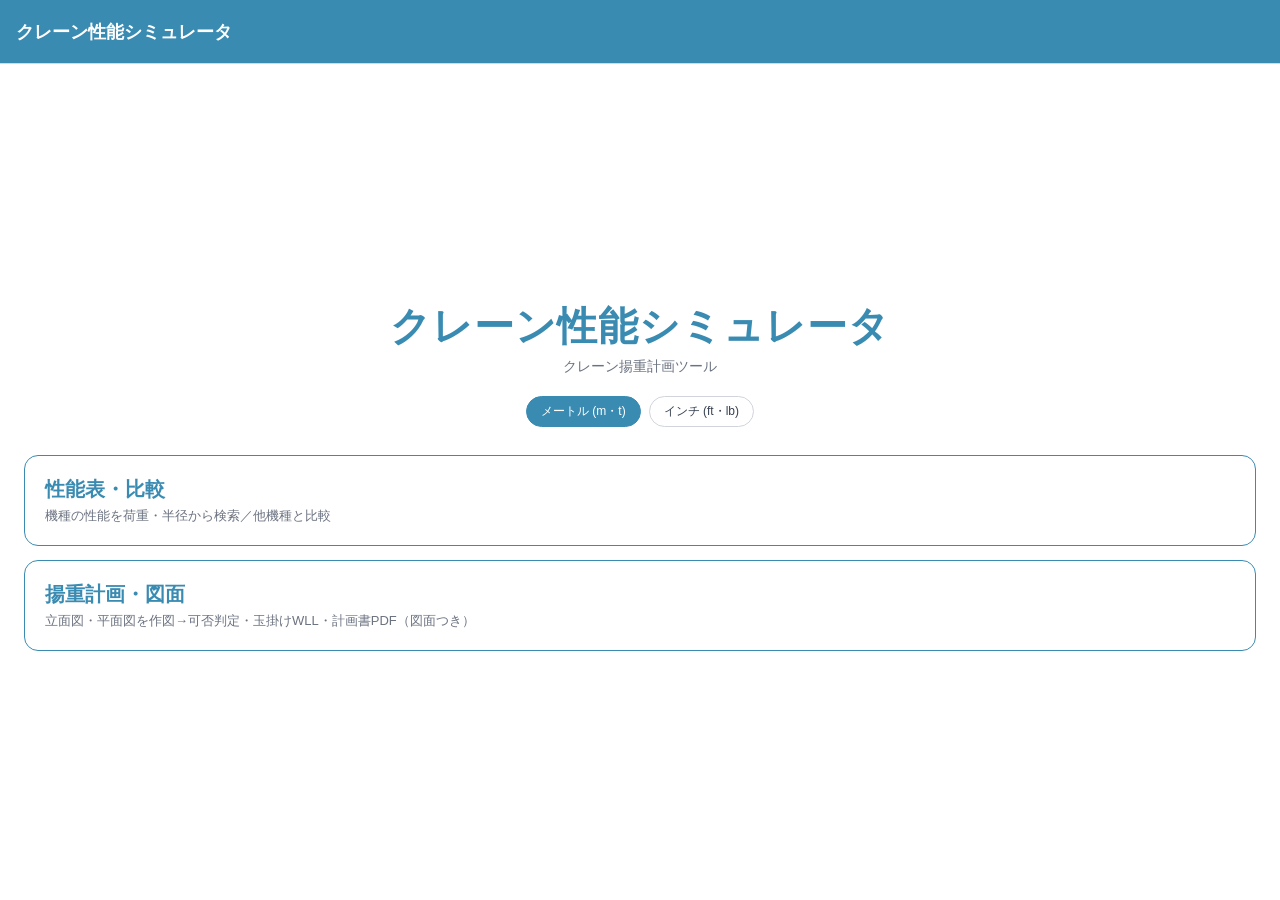
<file: crane-tool/index.html>
<!DOCTYPE html>
<html lang="en">
  <head>
    <meta charset="utf-8" />
    <meta httpEquiv="X-UA-Compatible" content="IE=edge" />
    <meta name="viewport" content="width=device-width, initial-scale=1, shrink-to-fit=no" />
    <title>クレーン性能シミュレータ｜株式会社 大野屋重機建設</title>
    <meta name="robots" content="noindex,nofollow">
    <!-- The `react-native-web` recommended style reset: https://necolas.github.io/react-native-web/docs/setup/#root-element -->
    <style id="expo-reset">
      /* These styles make the body full-height */
      html,
      body {
        height: 100%;
      }
      /* These styles disable body scrolling if you are using <ScrollView> */
      body {
        overflow: hidden;
      }
      /* These styles make the root element full-height */
      #root {
        display: flex;
        height: 100%;
        flex: 1;
      }
    </style>
  <link rel="icon" href="favicon.ico" /></head>

  <body>
    <!-- Use static rendering with Expo Router to support running without JavaScript. -->
    <noscript>
      You need to enable JavaScript to run this app.
    </noscript>
    <!-- The root element for your Expo app. -->
    <div id="root"></div>
  <script src="_expo/static/js/web/index-5b9d83dc313d32bf70ebf5c62e44425c.js" defer></script>
</body>
</html>
</file>
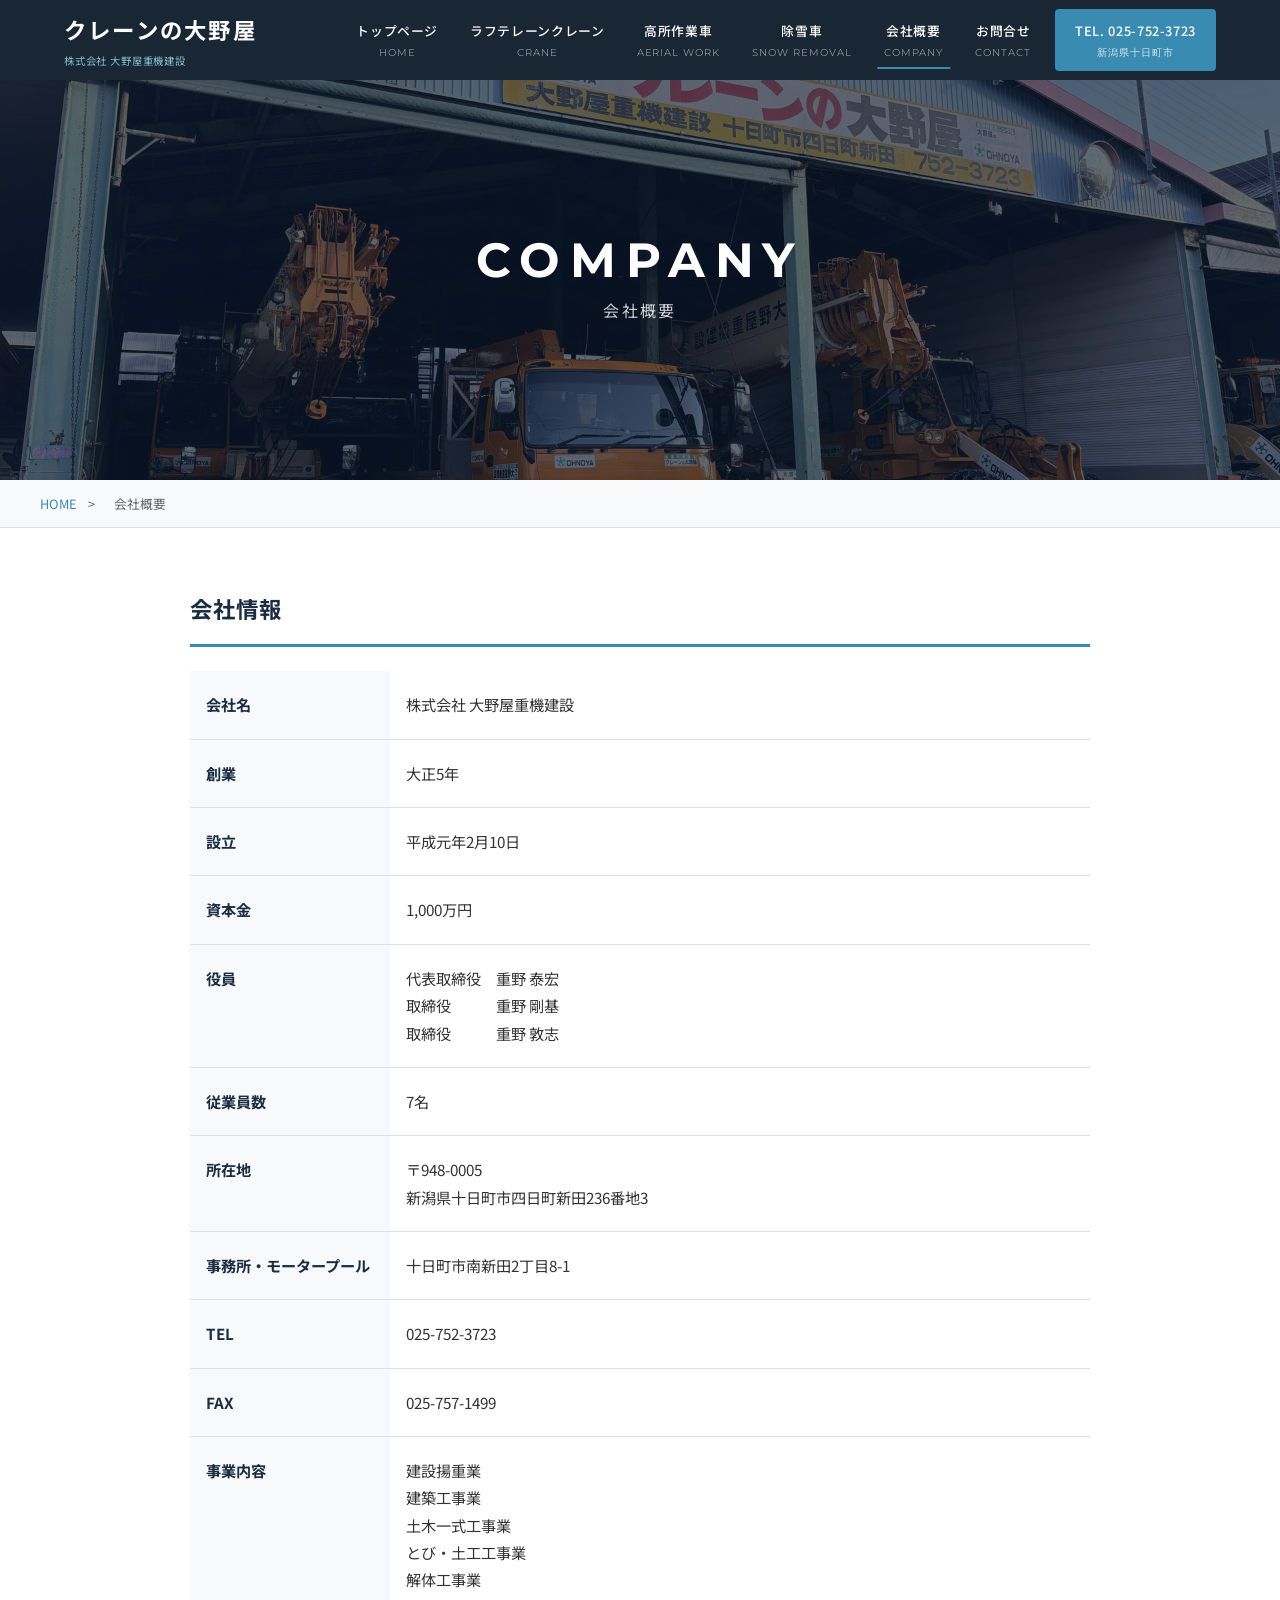
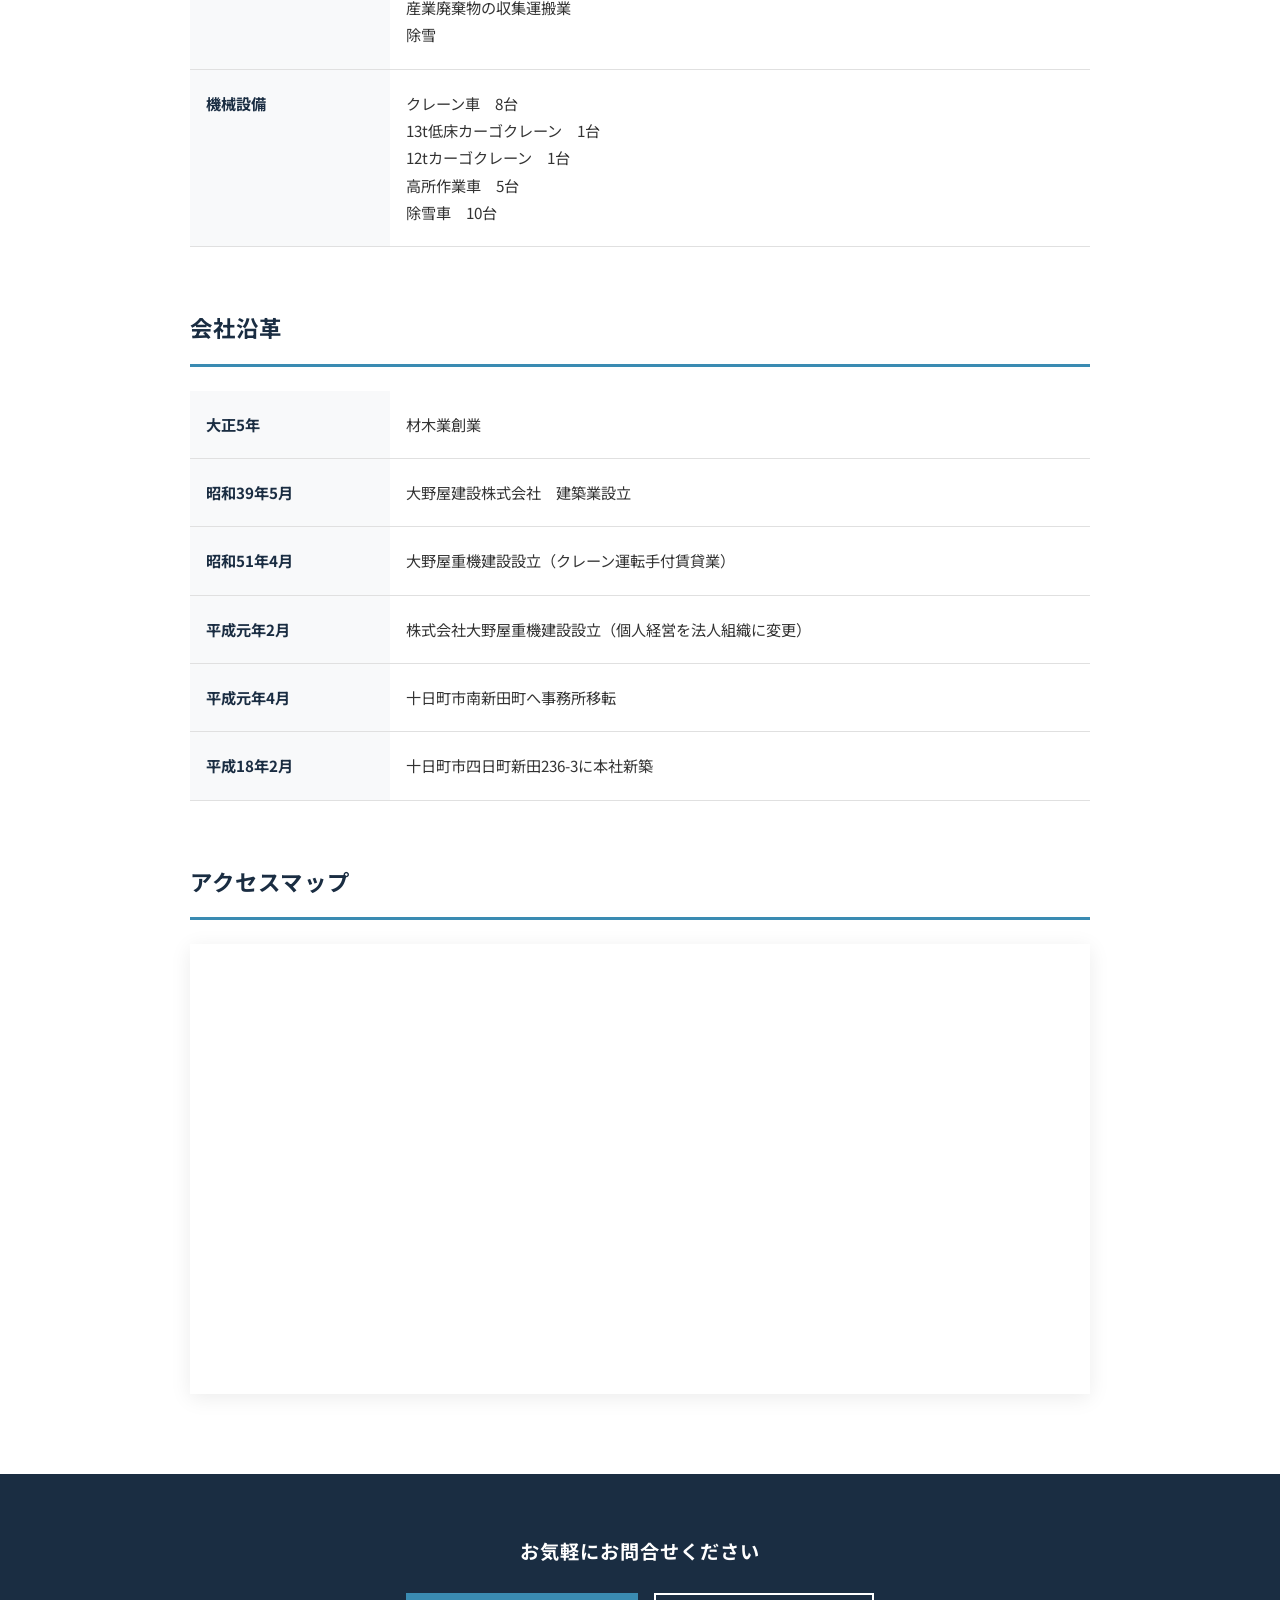
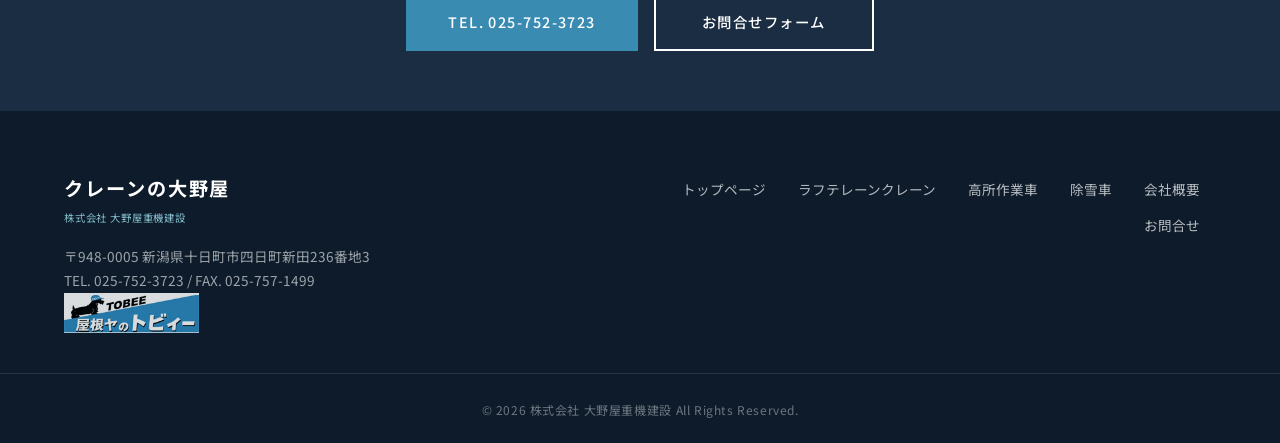
<file: company.html>
<!DOCTYPE html>
<html lang="ja">
<head>
  <meta charset="UTF-8">
  <meta name="viewport" content="width=device-width, initial-scale=1.0">
  <title>会社概要｜クレーンの大野屋</title>
  <meta name="description" content="株式会社 大野屋重機建設の会社概要。新潟県十日町市。">
  <!-- OGP -->
  <meta property="og:type" content="website">
  <meta property="og:site_name" content="クレーンの大野屋｜株式会社 大野屋重機建設">
  <meta property="og:title" content="会社概要｜クレーンの大野屋">
  <meta property="og:description" content="株式会社 大野屋重機建設の会社概要。新潟県十日町市。">
  <link rel="canonical" href="https://on8.jp/company.html">
  <meta property="og:url" content="https://on8.jp/company.html">
  <meta property="og:image" content="https://on8.jp/images/company.jpg">
  <meta property="og:locale" content="ja_JP">
  <meta name="twitter:card" content="summary_large_image">
  <!-- Google Analytics -->
  <script async src="https://www.googletagmanager.com/gtag/js?id=G-9MWMXM60ST"></script>
  <script>
    window.dataLayer = window.dataLayer || [];
    function gtag(){dataLayer.push(arguments);}
    gtag('js', new Date());
    gtag('config', 'G-9MWMXM60ST');
  </script>
  <link rel="preconnect" href="https://fonts.googleapis.com">
  <link rel="preconnect" href="https://fonts.gstatic.com" crossorigin>
  <link href="https://fonts.googleapis.com/css2?family=Noto+Sans+JP:wght@300;400;500;700&family=Montserrat:wght@400;500;600;700&display=swap" rel="stylesheet">
  <link rel="icon" href="favicon.ico">
  <link rel="apple-touch-icon" href="images/favicon.png">
  <link rel="stylesheet" href="css/style.css">
  <link rel="stylesheet" href="css/page.css">
</head>
<body>

  <header id="header" class="scrolled">
    <div class="header-inner">
      <div class="logo"><a href="index.html"><span class="logo-main">クレーンの大野屋</span><span class="logo-sub">株式会社 大野屋重機建設</span></a></div>
      <nav id="nav" class="global-nav">
        <ul class="nav-list">
          <li><a href="index.html"><span>トップページ</span><small>HOME</small></a></li>
          <li><a href="crane.html"><span>ラフテレーンクレーン</span><small>CRANE</small></a></li>
          <li><a href="kousyo.html"><span>高所作業車</span><small>AERIAL WORK</small></a></li>
          <li><a href="josetsu.html"><span>除雪車</span><small>SNOW REMOVAL</small></a></li>
          <li><a href="company.html" class="active"><span>会社概要</span><small>COMPANY</small></a></li>
          <li><a href="contact.html"><span>お問合せ</span><small>CONTACT</small></a></li>
          <li class="nav-tel"><a href="tel:0257523723"><span>TEL. 025-752-3723</span><small>新潟県十日町市</small></a></li>
        </ul>
      </nav>
      <button id="hamburger" class="hamburger" aria-label="メニューを開く"><span></span><span></span><span></span></button>
    </div>
  </header>

  <section class="page-hero" style="background-image: url('images/company.jpg');">
    <div class="page-hero-overlay"></div>
    <div class="page-hero-content">
      <h1 class="page-hero-title-en">COMPANY</h1>
      <p class="page-hero-title-ja">会社概要</p>
    </div>
  </section>

  <nav class="breadcrumb">
    <div class="breadcrumb-inner">
      <a href="index.html">HOME</a> <span>&gt;</span> <span>会社概要</span>
    </div>
  </nav>

  <main class="page-main">
    <div class="page-content">
      <section class="page-section fade-in">
        <h2 class="page-section-title">会社情報</h2>
        <table class="company-table">
          <tbody>
            <tr>
              <th>会社名</th>
              <td>株式会社 大野屋重機建設</td>
            </tr>
            <tr>
              <th>創業</th>
              <td>大正5年</td>
            </tr>
            <tr>
              <th>設立</th>
              <td>平成元年2月10日</td>
            </tr>
            <tr>
              <th>資本金</th>
              <td>1,000万円</td>
            </tr>
            <tr>
              <th>役員</th>
              <td>
                代表取締役　重野 泰宏<br>
                取締役　　　重野 剛基<br>
                取締役　　　重野 敦志
              </td>
            </tr>
            <tr>
              <th>従業員数</th>
              <td>7名</td>
            </tr>
            <tr>
              <th>所在地</th>
              <td>〒948-0005<br>新潟県十日町市四日町新田236番地3</td>
            </tr>
            <tr>
              <th>事務所・モータープール</th>
              <td>十日町市南新田2丁目8-1</td>
            </tr>
            <tr>
              <th>TEL</th>
              <td>025-752-3723</td>
            </tr>
            <tr>
              <th>FAX</th>
              <td>025-757-1499</td>
            </tr>
            <tr>
              <th>事業内容</th>
              <td>
                建設揚重業<br>
                建築工事業<br>
                土木一式工事業<br>
                とび・土工工事業<br>
                解体工事業<br>
                産業廃棄物の収集運搬業<br>
                除雪
              </td>
            </tr>
            <tr>
              <th>機械設備</th>
              <td>
                クレーン車　8台<br>
                13t低床カーゴクレーン　1台<br>
                12tカーゴクレーン　1台<br>
                高所作業車　5台<br>
                除雪車　10台
              </td>
            </tr>
          </tbody>
        </table>
      </section>

      <section class="page-section fade-in">
        <h2 class="page-section-title">会社沿革</h2>
        <table class="company-table">
          <tbody>
            <tr>
              <th>大正5年</th>
              <td>材木業創業</td>
            </tr>
            <tr>
              <th>昭和39年5月</th>
              <td>大野屋建設株式会社　建築業設立</td>
            </tr>
            <tr>
              <th>昭和51年4月</th>
              <td>大野屋重機建設設立（クレーン運転手付賃貸業）</td>
            </tr>
            <tr>
              <th>平成元年2月</th>
              <td>株式会社大野屋重機建設設立（個人経営を法人組織に変更）</td>
            </tr>
            <tr>
              <th>平成元年4月</th>
              <td>十日町市南新田町へ事務所移転</td>
            </tr>
            <tr>
              <th>平成18年2月</th>
              <td>十日町市四日町新田236-3に本社新築</td>
            </tr>
          </tbody>
        </table>
      </section>

      <section class="page-section fade-in">
        <h2 class="page-section-title">アクセスマップ</h2>
        <div class="map-container">
          <iframe src="https://www.google.com/maps/embed?pb=!1m18!1m12!1m3!1d3180.2773293539553!2d138.75815961469578!3d37.146104679878796!2m3!1f0!2f0!3f0!3m2!1i1024!2i768!4f13.1!3m3!1m2!1s0x5ff5ec1087345119%3A0x23fb8b59f64a8da6!2z44CSOTQ4LTAwMDUg5paw5r2f55yM5Y2B5pel55S65biC5Y2X5paw55Sw55S677yS5LiB55uu77yY4oiS77yR!5e0!3m2!1sja!2sjp!4v1475751692141" width="100%" height="450" style="border:0;" allowfullscreen="" loading="lazy" referrerpolicy="no-referrer-when-downgrade"></iframe>
        </div>
      </section>
    </div>
  </main>

  <section class="page-cta">
    <div class="page-cta-inner">
      <p class="page-cta-text">お気軽にお問合せください</p>
      <div class="page-cta-buttons">
        <a href="tel:0257523723" class="btn btn-primary">TEL. 025-752-3723</a>
        <a href="contact.html" class="btn btn-outline" style="border-color:#fff;color:#fff;">お問合せフォーム</a>
      </div>
    </div>
  </section>

  <footer id="footer">
    <div class="footer-inner">
      <div class="footer-info">
        <div class="footer-logo"><span class="logo-main">クレーンの大野屋</span><span class="logo-sub">株式会社 大野屋重機建設</span></div>
        <p class="footer-address">〒948-0005 新潟県十日町市四日町新田236番地3<br>TEL. 025-752-3723 / FAX. 025-757-1499</p>
        <a href="https://roofman-tobee.jp/" class="footer-banner" target="_blank" rel="noopener noreferrer"><img src="images/tobee01.jpg" alt="屋根ヤのトビィー"></a>
      </div>
      <nav class="footer-nav"><ul><li><a href="index.html">トップページ</a></li><li><a href="crane.html">ラフテレーンクレーン</a></li><li><a href="kousyo.html">高所作業車</a></li><li><a href="josetsu.html">除雪車</a></li><li><a href="company.html">会社概要</a></li><li><a href="contact.html">お問合せ</a></li></ul></nav>
    </div>
    <div class="footer-bottom"><small>&copy; 2026 株式会社 大野屋重機建設 All Rights Reserved.</small></div>
  </footer>

  <button id="scrollTop" class="scroll-top" aria-label="ページトップへ戻る"><svg viewBox="0 0 24 24" fill="none" stroke="currentColor" stroke-width="2"><path d="M18 15l-6-6-6 6"/></svg></button>
  <script src="js/main.js"></script>
</body>
</html>
</file>
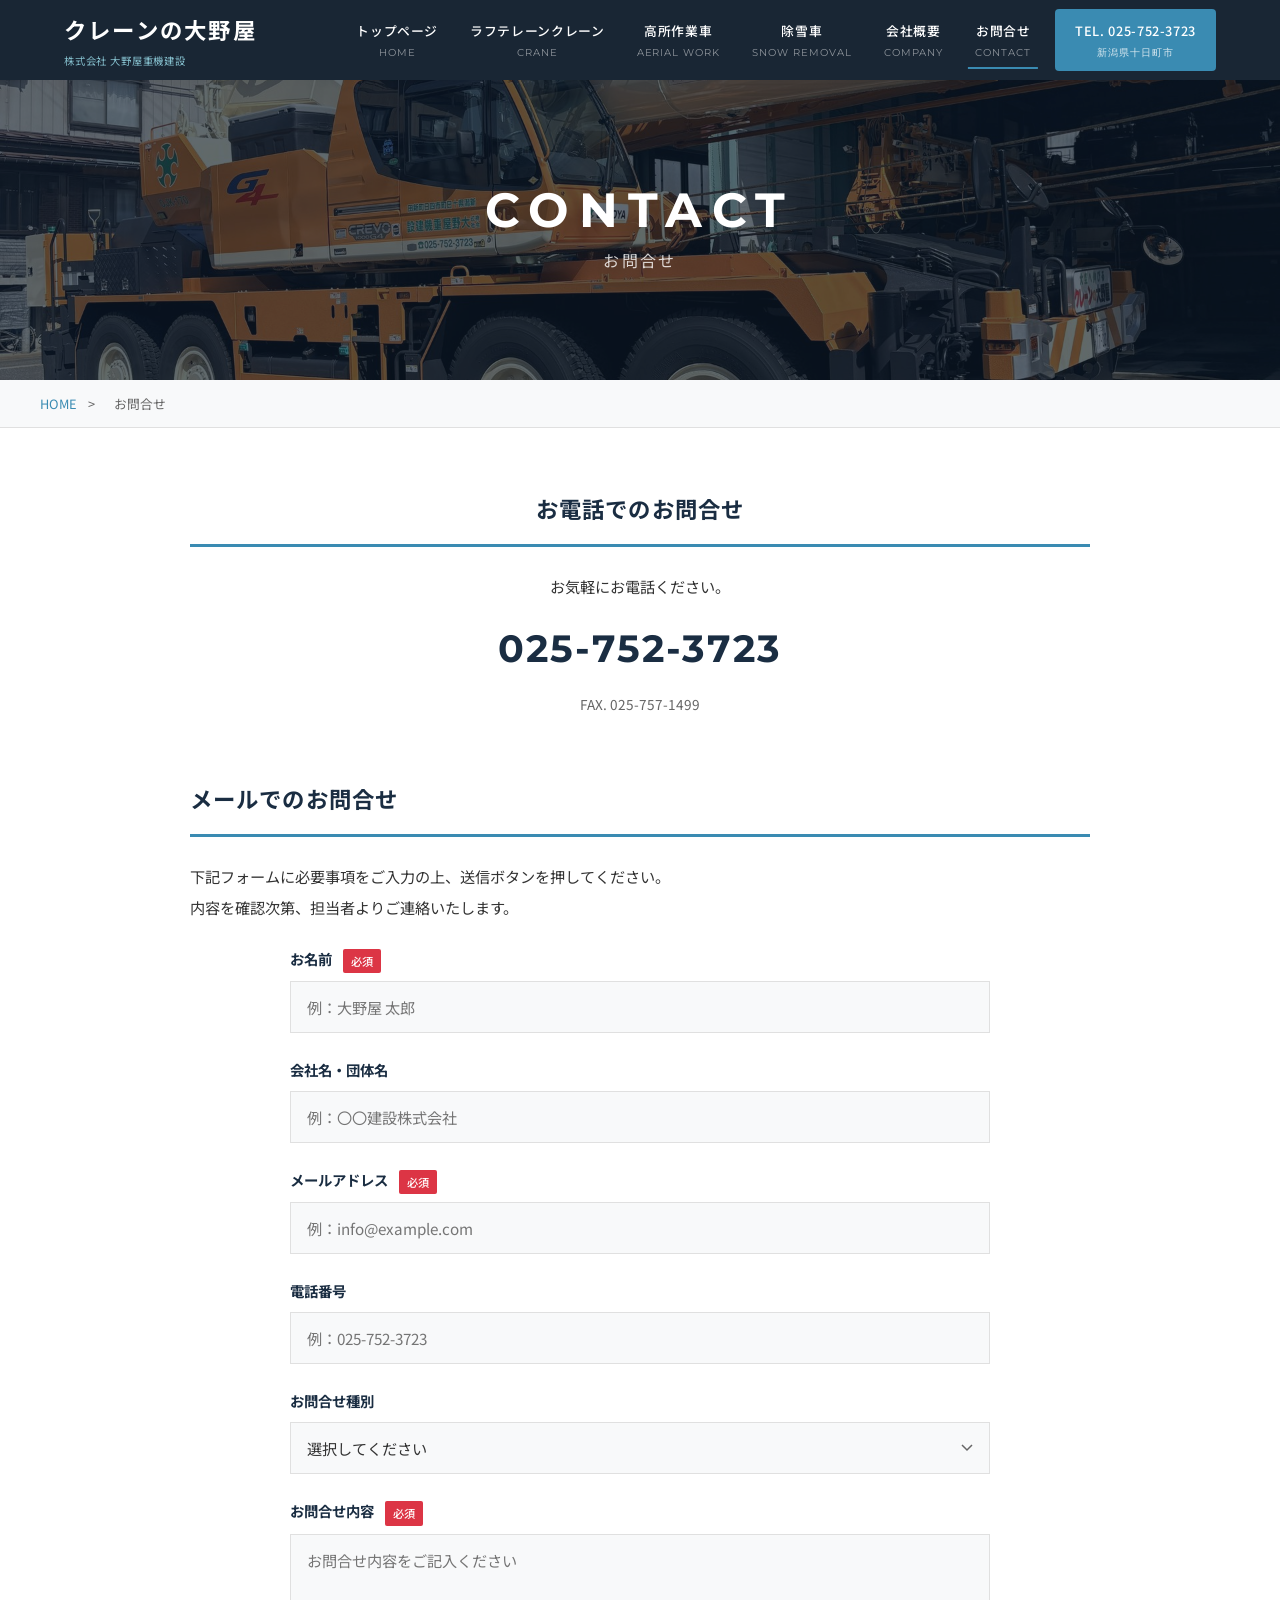
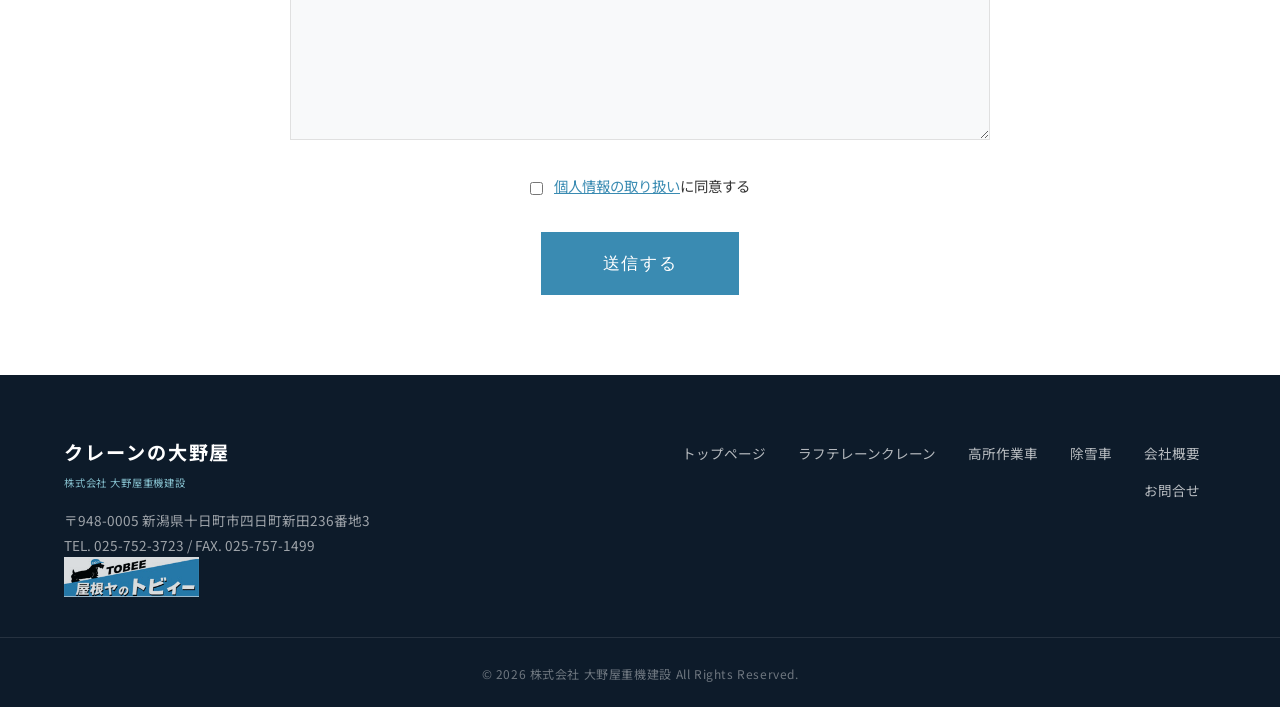
<file: contact.html>
<!DOCTYPE html>
<html lang="ja">
<head>
  <meta charset="UTF-8">
  <meta name="viewport" content="width=device-width, initial-scale=1.0">
  <title>お問合せ｜クレーンの大野屋</title>
  <meta name="description" content="株式会社 大野屋重機建設へのお問合せ。">
  <!-- OGP -->
  <meta property="og:type" content="website">
  <meta property="og:site_name" content="クレーンの大野屋｜株式会社 大野屋重機建設">
  <meta property="og:title" content="お問合せ｜クレーンの大野屋">
  <meta property="og:description" content="株式会社 大野屋重機建設へのお問合せ。">
  <link rel="canonical" href="https://on8.jp/contact.html">
  <meta property="og:url" content="https://on8.jp/contact.html">
  <meta property="og:image" content="https://on8.jp/images/crane01.jpg">
  <meta property="og:locale" content="ja_JP">
  <meta name="twitter:card" content="summary_large_image">
  <!-- Google Analytics -->
  <script async src="https://www.googletagmanager.com/gtag/js?id=G-9MWMXM60ST"></script>
  <script>
    window.dataLayer = window.dataLayer || [];
    function gtag(){dataLayer.push(arguments);}
    gtag('js', new Date());
    gtag('config', 'G-9MWMXM60ST');
  </script>
  <link rel="preconnect" href="https://fonts.googleapis.com">
  <link rel="preconnect" href="https://fonts.gstatic.com" crossorigin>
  <link href="https://fonts.googleapis.com/css2?family=Noto+Sans+JP:wght@300;400;500;700&family=Montserrat:wght@400;500;600;700&display=swap" rel="stylesheet">
  <link rel="icon" href="favicon.ico">
  <link rel="apple-touch-icon" href="images/favicon.png">
  <link rel="stylesheet" href="css/style.css">
  <link rel="stylesheet" href="css/page.css">
</head>
<body>

  <header id="header" class="scrolled">
    <div class="header-inner">
      <div class="logo"><a href="index.html"><span class="logo-main">クレーンの大野屋</span><span class="logo-sub">株式会社 大野屋重機建設</span></a></div>
      <nav id="nav" class="global-nav">
        <ul class="nav-list">
          <li><a href="index.html"><span>トップページ</span><small>HOME</small></a></li>
          <li><a href="crane.html"><span>ラフテレーンクレーン</span><small>CRANE</small></a></li>
          <li><a href="kousyo.html"><span>高所作業車</span><small>AERIAL WORK</small></a></li>
          <li><a href="josetsu.html"><span>除雪車</span><small>SNOW REMOVAL</small></a></li>
          <li><a href="company.html"><span>会社概要</span><small>COMPANY</small></a></li>
          <li><a href="contact.html" class="active"><span>お問合せ</span><small>CONTACT</small></a></li>
          <li class="nav-tel"><a href="tel:0257523723"><span>TEL. 025-752-3723</span><small>新潟県十日町市</small></a></li>
        </ul>
      </nav>
      <button id="hamburger" class="hamburger" aria-label="メニューを開く"><span></span><span></span><span></span></button>
    </div>
  </header>

  <section class="page-hero page-hero-short" style="background-image: url('images/crane01.jpg');">
    <div class="page-hero-overlay"></div>
    <div class="page-hero-content">
      <h1 class="page-hero-title-en">CONTACT</h1>
      <p class="page-hero-title-ja">お問合せ</p>
    </div>
  </section>

  <nav class="breadcrumb">
    <div class="breadcrumb-inner">
      <a href="index.html">HOME</a> <span>&gt;</span> <span>お問合せ</span>
    </div>
  </nav>

  <main class="page-main">
    <div class="page-content">

      <!-- 電話 -->
      <section class="page-section fade-in" style="text-align:center;">
        <h2 class="page-section-title" style="text-align:center;">お電話でのお問合せ</h2>
        <p style="margin-bottom:12px;">お気軽にお電話ください。</p>
        <a href="tel:0257523723" class="contact-page-tel">025-752-3723</a>
        <p style="color:#666;font-size:0.85rem;margin-top:8px;">FAX. 025-757-1499</p>
      </section>

      <!-- フォーム -->
      <section class="page-section fade-in">
        <h2 class="page-section-title">メールでのお問合せ</h2>
        <p style="margin-bottom:24px;">下記フォームに必要事項をご入力の上、送信ボタンを押してください。<br>内容を確認次第、担当者よりご連絡いたします。</p>
        <form class="contact-form" name="contact" method="POST" data-netlify="true" action="/thanks.html">
          <input type="hidden" name="form-name" value="contact">
          <div class="form-group">
            <label for="name">お名前 <span class="required">必須</span></label>
            <input type="text" id="name" name="name" required placeholder="例：大野屋 太郎">
          </div>
          <div class="form-group">
            <label for="company">会社名・団体名</label>
            <input type="text" id="company" name="company" placeholder="例：〇〇建設株式会社">
          </div>
          <div class="form-group">
            <label for="email">メールアドレス <span class="required">必須</span></label>
            <input type="email" id="email" name="email" required placeholder="例：info@example.com">
          </div>
          <div class="form-group">
            <label for="phone">電話番号</label>
            <input type="tel" id="phone" name="phone" placeholder="例：025-752-3723">
          </div>
          <div class="form-group">
            <label for="category">お問合せ種別</label>
            <select id="category" name="category">
              <option value="">選択してください</option>
              <option value="crane">ラフテレーンクレーンについて</option>
              <option value="aerial">高所作業車について</option>
              <option value="snow">除雪車について</option>
              <option value="estimate">お見積りのご依頼</option>
              <option value="other">その他</option>
            </select>
          </div>
          <div class="form-group">
            <label for="message">お問合せ内容 <span class="required">必須</span></label>
            <textarea id="message" name="message" rows="8" required placeholder="お問合せ内容をご記入ください"></textarea>
          </div>
          <div class="form-privacy">
            <label>
              <input type="checkbox" id="privacy" required>
              <a href="privacy.html" target="_blank">個人情報の取り扱い</a>に同意する
            </label>
          </div>
          <div class="form-submit">
            <button type="submit" class="btn btn-primary btn-large">送信する</button>
          </div>
        </form>
      </section>

    </div>
  </main>

  <footer id="footer">
    <div class="footer-inner">
      <div class="footer-info">
        <div class="footer-logo"><span class="logo-main">クレーンの大野屋</span><span class="logo-sub">株式会社 大野屋重機建設</span></div>
        <p class="footer-address">〒948-0005 新潟県十日町市四日町新田236番地3<br>TEL. 025-752-3723 / FAX. 025-757-1499</p>
        <a href="https://roofman-tobee.jp/" class="footer-banner" target="_blank" rel="noopener noreferrer"><img src="images/tobee01.jpg" alt="屋根ヤのトビィー"></a>
      </div>
      <nav class="footer-nav"><ul><li><a href="index.html">トップページ</a></li><li><a href="crane.html">ラフテレーンクレーン</a></li><li><a href="kousyo.html">高所作業車</a></li><li><a href="josetsu.html">除雪車</a></li><li><a href="company.html">会社概要</a></li><li><a href="contact.html">お問合せ</a></li></ul></nav>
    </div>
    <div class="footer-bottom"><small>&copy; 2026 株式会社 大野屋重機建設 All Rights Reserved.</small></div>
  </footer>

  <button id="scrollTop" class="scroll-top" aria-label="ページトップへ戻る"><svg viewBox="0 0 24 24" fill="none" stroke="currentColor" stroke-width="2"><path d="M18 15l-6-6-6 6"/></svg></button>
  <script src="js/main.js"></script>
</body>
</html>
</file>
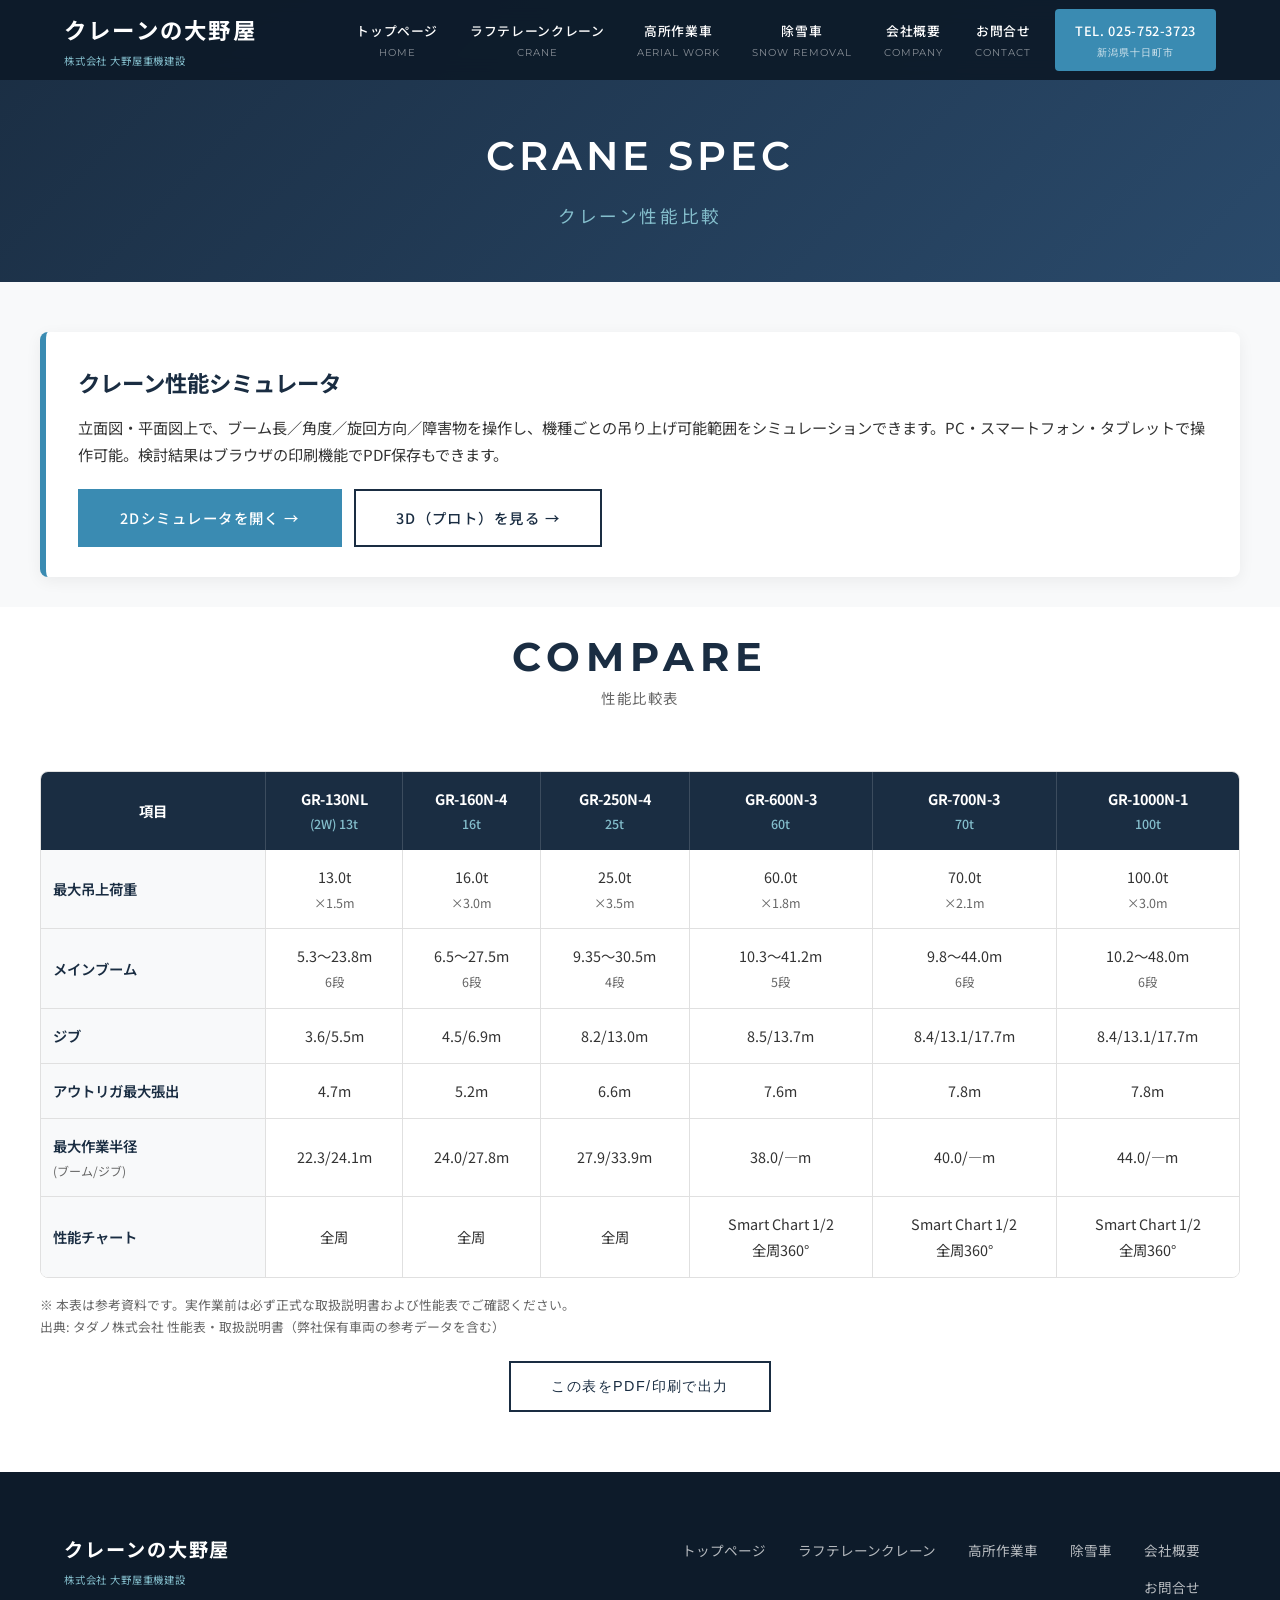
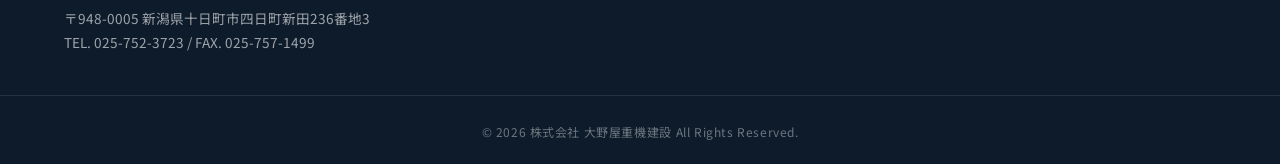
<file: crane-spec.html>
<!DOCTYPE html>
<html lang="ja">
<head>
  <meta charset="UTF-8">
  <meta name="viewport" content="width=device-width, initial-scale=1.0">
  <meta name="robots" content="noindex,nofollow">
  <title>クレーン性能比較表｜株式会社 大野屋重機建設</title>
  <link rel="preconnect" href="https://fonts.googleapis.com">
  <link rel="preconnect" href="https://fonts.gstatic.com" crossorigin>
  <link href="https://fonts.googleapis.com/css2?family=Noto+Sans+JP:wght@300;400;500;700&family=Montserrat:wght@400;500;600;700&display=swap" rel="stylesheet">
  <link rel="icon" href="favicon.ico">
  <link rel="stylesheet" href="css/style.css">
  <link rel="stylesheet" href="css/crane-spec.css">
</head>
<body>

  <!-- ========== HEADER ========== -->
  <header id="header">
    <div class="header-inner">
      <div class="logo">
        <a href="index.html">
          <span class="logo-main">クレーンの大野屋</span>
          <span class="logo-sub">株式会社 大野屋重機建設</span>
        </a>
      </div>
      <nav id="nav" class="global-nav">
        <ul class="nav-list">
          <li><a href="index.html"><span>トップページ</span><small>HOME</small></a></li>
          <li><a href="crane.html"><span>ラフテレーンクレーン</span><small>CRANE</small></a></li>
          <li><a href="kousyo.html"><span>高所作業車</span><small>AERIAL WORK</small></a></li>
          <li><a href="josetsu.html"><span>除雪車</span><small>SNOW REMOVAL</small></a></li>
          <li><a href="company.html"><span>会社概要</span><small>COMPANY</small></a></li>
          <li><a href="contact.html"><span>お問合せ</span><small>CONTACT</small></a></li>
          <li class="nav-tel"><a href="tel:0257523723"><span>TEL. 025-752-3723</span><small>新潟県十日町市</small></a></li>
        </ul>
      </nav>
      <button id="hamburger" class="hamburger" aria-label="メニューを開く">
        <span></span>
        <span></span>
        <span></span>
      </button>
    </div>
  </header>

  <!-- ========== PAGE TITLE ========== -->
  <section class="page-title-section">
    <div class="page-title-inner">
      <h1 class="page-title-en">CRANE SPEC</h1>
      <p class="page-title-ja">クレーン性能比較</p>
    </div>
  </section>

  <!-- ========== SIMULATOR LINK ========== -->
  <section class="section spec-sim">
    <div class="spec-sim-inner">
      <div class="spec-sim-card">
        <div class="spec-sim-text">
          <h2>クレーン性能シミュレータ</h2>
          <p>立面図・平面図上で、ブーム長／角度／旋回方向／障害物を操作し、機種ごとの吊り上げ可能範囲をシミュレーションできます。PC・スマートフォン・タブレットで操作可能。検討結果はブラウザの印刷機能でPDF保存もできます。</p>
          <div class="spec-sim-btns">
            <a href="crane-tool/index.html" class="btn btn-primary spec-sim-btn">2Dシミュレータを開く →</a>
            <a href="crane-3d/index.html" class="btn btn-outline spec-sim-btn">3D（プロト）を見る →</a>
          </div>
        </div>
      </div>
    </div>
  </section>

  <!-- ========== SPEC COMPARE TABLE ========== -->
  <section class="section spec-compare">
    <div class="spec-compare-inner">
      <div class="section-header">
        <h2 class="section-title-en">COMPARE</h2>
        <p class="section-title-ja">性能比較表</p>
      </div>

      <div class="spec-table-wrap">
        <table class="spec-table">
          <thead>
            <tr>
              <th>項目</th>
              <th>GR-130NL<br><small>(2W) 13t</small></th>
              <th>GR-160N-4<br><small>16t</small></th>
              <th>GR-250N-4<br><small>25t</small></th>
              <th>GR-600N-3<br><small>60t</small></th>
              <th>GR-700N-3<br><small>70t</small></th>
              <th>GR-1000N-1<br><small>100t</small></th>
            </tr>
          </thead>
          <tbody>
            <tr>
              <th>最大吊上荷重</th>
              <td>13.0t<br><small>×1.5m</small></td>
              <td>16.0t<br><small>×3.0m</small></td>
              <td>25.0t<br><small>×3.5m</small></td>
              <td>60.0t<br><small>×1.8m</small></td>
              <td>70.0t<br><small>×2.1m</small></td>
              <td>100.0t<br><small>×3.0m</small></td>
            </tr>
            <tr>
              <th>メインブーム</th>
              <td>5.3〜23.8m<br><small>6段</small></td>
              <td>6.5〜27.5m<br><small>6段</small></td>
              <td>9.35〜30.5m<br><small>4段</small></td>
              <td>10.3〜41.2m<br><small>5段</small></td>
              <td>9.8〜44.0m<br><small>6段</small></td>
              <td>10.2〜48.0m<br><small>6段</small></td>
            </tr>
            <tr>
              <th>ジブ</th>
              <td>3.6/5.5m</td>
              <td>4.5/6.9m</td>
              <td>8.2/13.0m</td>
              <td>8.5/13.7m</td>
              <td>8.4/13.1/17.7m</td>
              <td>8.4/13.1/17.7m</td>
            </tr>
            <tr>
              <th>アウトリガ最大張出</th>
              <td>4.7m</td>
              <td>5.2m</td>
              <td>6.6m</td>
              <td>7.6m</td>
              <td>7.8m</td>
              <td>7.8m</td>
            </tr>
            <tr>
              <th>最大作業半径<br><small>(ブーム/ジブ)</small></th>
              <td>22.3/24.1m</td>
              <td>24.0/27.8m</td>
              <td>27.9/33.9m</td>
              <td>38.0/—m</td>
              <td>40.0/—m</td>
              <td>44.0/—m</td>
            </tr>
            <tr>
              <th>性能チャート</th>
              <td>全周</td>
              <td>全周</td>
              <td>全周</td>
              <td>Smart Chart 1/2<br>全周360°</td>
              <td>Smart Chart 1/2<br>全周360°</td>
              <td>Smart Chart 1/2<br>全周360°</td>
            </tr>
          </tbody>
        </table>
      </div>

      <p class="spec-note">
        ※ 本表は参考資料です。実作業前は必ず正式な取扱説明書および性能表でご確認ください。<br>
        出典: タダノ株式会社 性能表・取扱説明書（弊社保有車両の参考データを含む）
      </p>

      <div class="spec-print-row">
        <button class="btn btn-outline" onclick="window.print()">この表をPDF/印刷で出力</button>
      </div>
    </div>
  </section>

  <!-- ========== FOOTER ========== -->
  <footer id="footer">
    <div class="footer-inner">
      <div class="footer-info">
        <div class="footer-logo">
          <span class="logo-main">クレーンの大野屋</span>
          <span class="logo-sub">株式会社 大野屋重機建設</span>
        </div>
        <p class="footer-address">
          〒948-0005 新潟県十日町市四日町新田236番地3<br>
          TEL. 025-752-3723 / FAX. 025-757-1499
        </p>
      </div>
      <nav class="footer-nav">
        <ul>
          <li><a href="index.html">トップページ</a></li>
          <li><a href="crane.html">ラフテレーンクレーン</a></li>
          <li><a href="kousyo.html">高所作業車</a></li>
          <li><a href="josetsu.html">除雪車</a></li>
          <li><a href="company.html">会社概要</a></li>
          <li><a href="contact.html">お問合せ</a></li>
        </ul>
      </nav>
    </div>
    <div class="footer-bottom">
      <small>&copy; 2026 株式会社 大野屋重機建設 All Rights Reserved.</small>
    </div>
  </footer>

  <script src="js/main.js"></script>
</body>
</html>
</file>
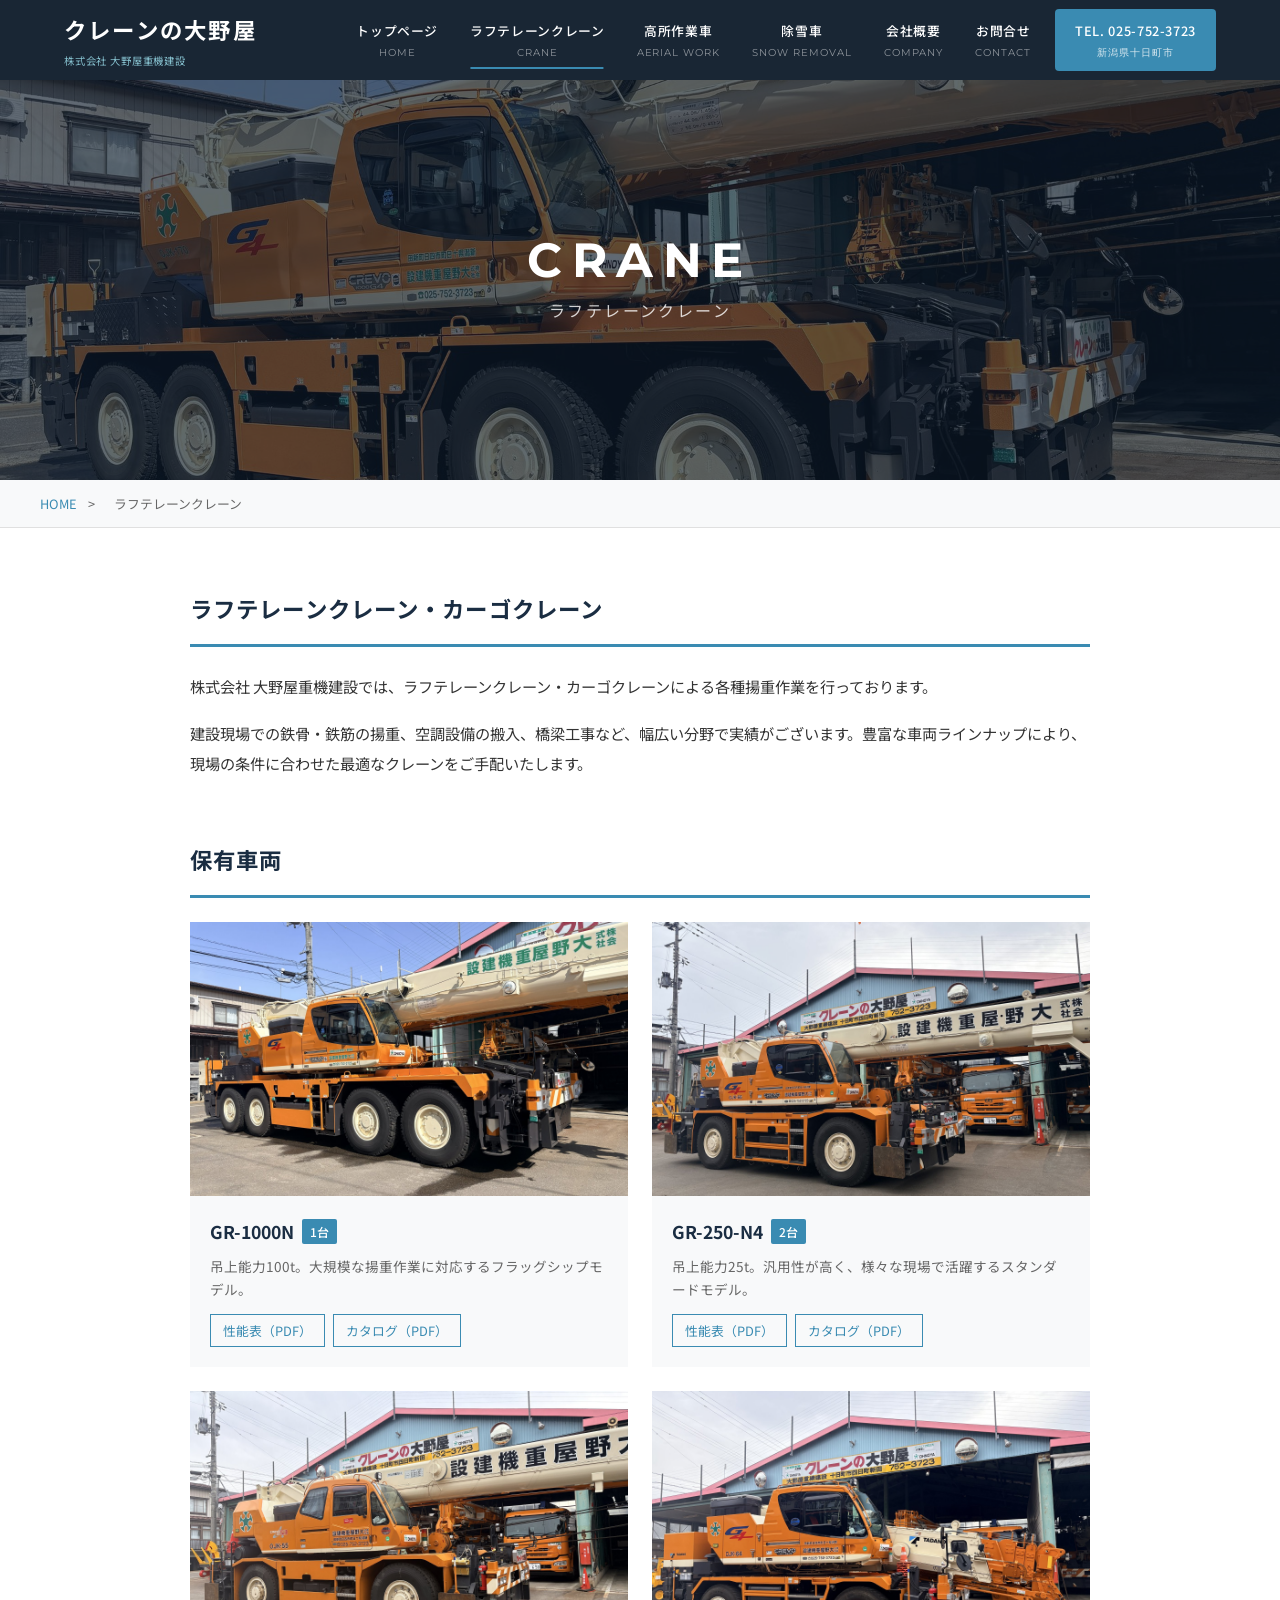
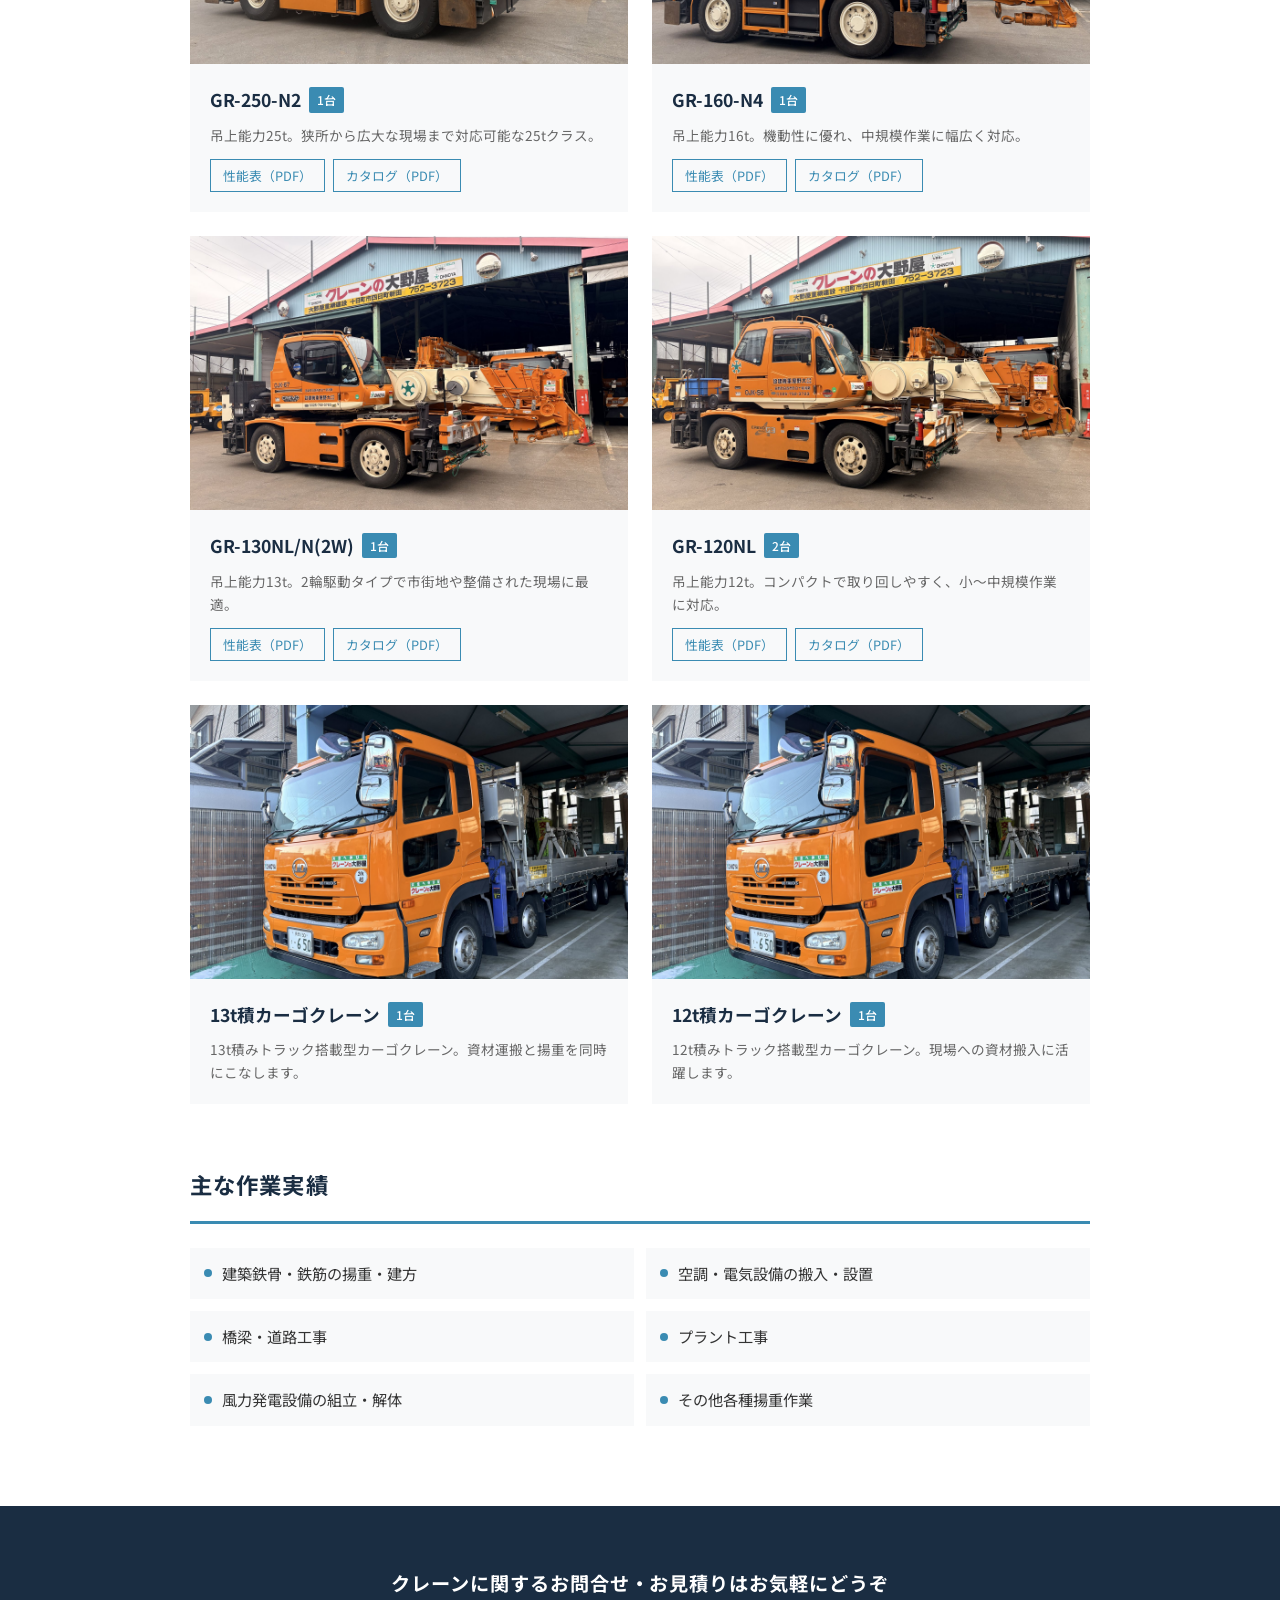
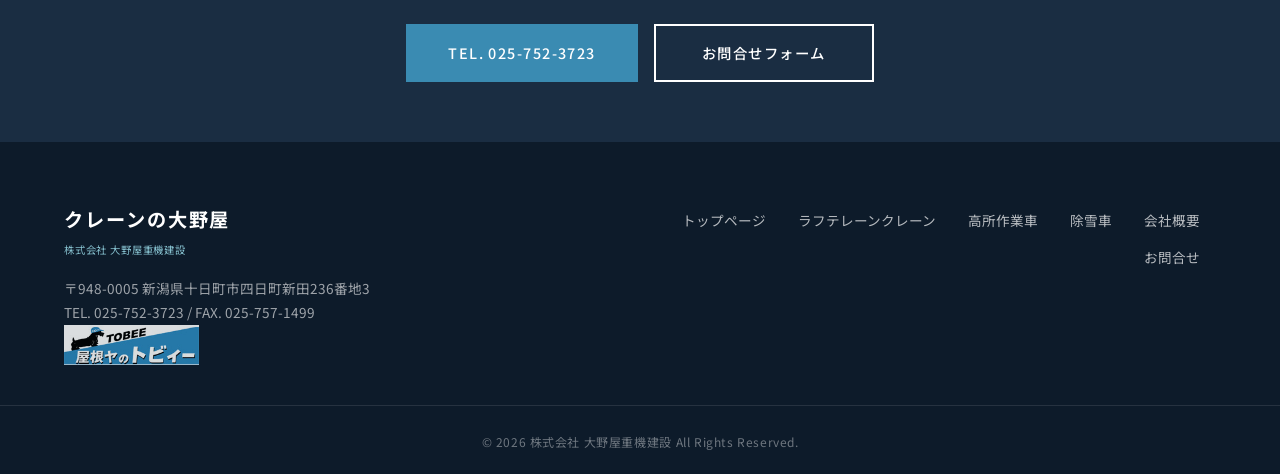
<file: crane.html>
<!DOCTYPE html>
<html lang="ja">
<head>
  <meta charset="UTF-8">
  <meta name="viewport" content="width=device-width, initial-scale=1.0">
  <title>ラフテレーンクレーン｜クレーンの大野屋</title>
  <meta name="description" content="オールテレーンクレーン・ラフタークレーン車による各種揚重作業。株式会社 大野屋重機建設。">
  <!-- OGP -->
  <meta property="og:type" content="website">
  <meta property="og:site_name" content="クレーンの大野屋｜株式会社 大野屋重機建設">
  <meta property="og:title" content="ラフテレーンクレーン｜クレーンの大野屋">
  <meta property="og:description" content="オールテレーンクレーン・ラフタークレーン車による各種揚重作業。株式会社 大野屋重機建設。">
  <link rel="canonical" href="https://on8.jp/crane.html">
  <meta property="og:url" content="https://on8.jp/crane.html">
  <meta property="og:image" content="https://on8.jp/images/crane01.jpg">
  <meta property="og:locale" content="ja_JP">
  <meta name="twitter:card" content="summary_large_image">
  <!-- Google Analytics -->
  <script async src="https://www.googletagmanager.com/gtag/js?id=G-9MWMXM60ST"></script>
  <script>
    window.dataLayer = window.dataLayer || [];
    function gtag(){dataLayer.push(arguments);}
    gtag('js', new Date());
    gtag('config', 'G-9MWMXM60ST');
  </script>
  <link rel="preconnect" href="https://fonts.googleapis.com">
  <link rel="preconnect" href="https://fonts.gstatic.com" crossorigin>
  <link href="https://fonts.googleapis.com/css2?family=Noto+Sans+JP:wght@300;400;500;700&family=Montserrat:wght@400;500;600;700&display=swap" rel="stylesheet">
  <link rel="icon" href="favicon.ico">
  <link rel="apple-touch-icon" href="images/favicon.png">
  <link rel="stylesheet" href="css/style.css">
  <link rel="stylesheet" href="css/page.css">
</head>
<body>

  <!-- HEADER -->
  <header id="header" class="scrolled">
    <div class="header-inner">
      <div class="logo">
        <a href="index.html">
          <span class="logo-main">クレーンの大野屋</span>
          <span class="logo-sub">株式会社 大野屋重機建設</span>
        </a>
      </div>
      <nav id="nav" class="global-nav">
        <ul class="nav-list">
          <li><a href="index.html"><span>トップページ</span><small>HOME</small></a></li>
          <li><a href="crane.html" class="active"><span>ラフテレーンクレーン</span><small>CRANE</small></a></li>
          <li><a href="kousyo.html"><span>高所作業車</span><small>AERIAL WORK</small></a></li>
          <li><a href="josetsu.html"><span>除雪車</span><small>SNOW REMOVAL</small></a></li>
          <li><a href="company.html"><span>会社概要</span><small>COMPANY</small></a></li>
          <li><a href="contact.html"><span>お問合せ</span><small>CONTACT</small></a></li>
          <li class="nav-tel"><a href="tel:0257523723"><span>TEL. 025-752-3723</span><small>新潟県十日町市</small></a></li>
        </ul>
      </nav>
      <button id="hamburger" class="hamburger" aria-label="メニューを開く">
        <span></span><span></span><span></span>
      </button>
    </div>
  </header>

  <!-- PAGE HERO -->
  <section class="page-hero" style="background-image: url('images/crane01.jpg');">
    <div class="page-hero-overlay"></div>
    <div class="page-hero-content">
      <h1 class="page-hero-title-en">CRANE</h1>
      <p class="page-hero-title-ja">ラフテレーンクレーン</p>
    </div>
  </section>

  <!-- BREADCRUMB -->
  <nav class="breadcrumb">
    <div class="breadcrumb-inner">
      <a href="index.html">HOME</a> <span>&gt;</span> <span>ラフテレーンクレーン</span>
    </div>
  </nav>

  <!-- CONTENT -->
  <main class="page-main">
    <div class="page-content">
      <section class="page-section fade-in">
        <h2 class="page-section-title">ラフテレーンクレーン・カーゴクレーン</h2>
        <p>株式会社 大野屋重機建設では、ラフテレーンクレーン・カーゴクレーンによる各種揚重作業を行っております。</p>
        <p>建設現場での鉄骨・鉄筋の揚重、空調設備の搬入、橋梁工事など、幅広い分野で実績がございます。豊富な車両ラインナップにより、現場の条件に合わせた最適なクレーンをご手配いたします。</p>
      </section>

      <section class="page-section fade-in">
        <h2 class="page-section-title">保有車両</h2>
        <div class="vehicle-grid">
          <div class="vehicle-card">
            <div class="vehicle-card-img">
              <img src="images/crane01.jpg" alt="GR-1000N" loading="lazy">
            </div>
            <div class="vehicle-card-body">
              <h3>GR-1000N <span class="vehicle-count">1台</span></h3>
              <p>吊上能力100t。大規模な揚重作業に対応するフラッグシップモデル。</p>
              <div class="vehicle-links">
                <a href="documents/doc_tadano_GR1000N_datasheet.pdf" class="catalog-link" target="_blank">性能表（PDF）</a>
                <a href="documents/doc_tadano_GR-1000N_brochure_metric.pdf" class="catalog-link" target="_blank">カタログ（PDF）</a>
              </div>
            </div>
          </div>
          <div class="vehicle-card">
            <div class="vehicle-card-img">
              <img src="images/gr250n4.jpg" alt="GR-250-N4" loading="lazy">
            </div>
            <div class="vehicle-card-body">
              <h3>GR-250-N4 <span class="vehicle-count">2台</span></h3>
              <p>吊上能力25t。汎用性が高く、様々な現場で活躍するスタンダードモデル。</p>
              <div class="vehicle-links">
                <a href="documents/GR-250N-4-specs.pdf" class="catalog-link" target="_blank">性能表（PDF）</a>
                <a href="documents/catalog/GR-250N-4_catalog.pdf" class="catalog-link" target="_blank">カタログ（PDF）</a>
              </div>
            </div>
          </div>
          <div class="vehicle-card">
            <div class="vehicle-card-img">
              <img src="images/gr250n2.jpg" alt="GR-250-N2" loading="lazy">
            </div>
            <div class="vehicle-card-body">
              <h3>GR-250-N2 <span class="vehicle-count">1台</span></h3>
              <p>吊上能力25t。狭所から広大な現場まで対応可能な25tクラス。</p>
              <div class="vehicle-links">
                <a href="documents/GR-250N-2-specs.pdf" class="catalog-link" target="_blank">性能表（PDF）</a>
                <a href="documents/catalog/GR250N_catalog.pdf" class="catalog-link" target="_blank">カタログ（PDF）</a>
              </div>
            </div>
          </div>
          <div class="vehicle-card">
            <div class="vehicle-card-img">
              <img src="images/gr160n4.jpg" alt="GR-160-N4" loading="lazy">
            </div>
            <div class="vehicle-card-body">
              <h3>GR-160-N4 <span class="vehicle-count">1台</span></h3>
              <p>吊上能力16t。機動性に優れ、中規模作業に幅広く対応。</p>
              <div class="vehicle-links">
                <a href="documents/GR-160N-4-specs.pdf" class="catalog-link" target="_blank">性能表（PDF）</a>
                <a href="documents/catalog/GR-160N-4_catalog.pdf" class="catalog-link" target="_blank">カタログ（PDF）</a>
              </div>
            </div>
          </div>
          <div class="vehicle-card">
            <div class="vehicle-card-img">
              <img src="images/gr130nl.jpg" alt="GR-130NL/N(2W)" loading="lazy">
            </div>
            <div class="vehicle-card-body">
              <h3>GR-130NL/N(2W) <span class="vehicle-count">1台</span></h3>
              <p>吊上能力13t。2輪駆動タイプで市街地や整備された現場に最適。</p>
              <div class="vehicle-links">
                <a href="documents/GR-130NL_N__2W-specs.pdf" class="catalog-link" target="_blank">性能表（PDF）</a>
                <a href="documents/catalog/GR-130NL_2W_catalog.pdf" class="catalog-link" target="_blank">カタログ（PDF）</a>
              </div>
            </div>
          </div>
          <div class="vehicle-card">
            <div class="vehicle-card-img">
              <img src="images/gr120nl.jpg" alt="GR-120NL" loading="lazy">
            </div>
            <div class="vehicle-card-body">
              <h3>GR-120NL <span class="vehicle-count">2台</span></h3>
              <p>吊上能力12t。コンパクトで取り回しやすく、小〜中規模作業に対応。</p>
              <div class="vehicle-links">
                <a href="documents/GR-120NL-specs.pdf" class="catalog-link" target="_blank">性能表（PDF）</a>
                <a href="documents/catalog/GR-120NL_N-2_catalog.pdf" class="catalog-link" target="_blank">カタログ（PDF）</a>
              </div>
            </div>
          </div>
          <div class="vehicle-card">
            <div class="vehicle-card-img">
              <img src="images/cargo01.jpg" alt="13t積カーゴクレーン" loading="lazy">
            </div>
            <div class="vehicle-card-body">
              <h3>13t積カーゴクレーン <span class="vehicle-count">1台</span></h3>
              <p>13t積みトラック搭載型カーゴクレーン。資材運搬と揚重を同時にこなします。</p>
            </div>
          </div>
          <div class="vehicle-card">
            <div class="vehicle-card-img">
              <img src="images/cargo01.jpg" alt="12t積カーゴクレーン" loading="lazy">
            </div>
            <div class="vehicle-card-body">
              <h3>12t積カーゴクレーン <span class="vehicle-count">1台</span></h3>
              <p>12t積みトラック搭載型カーゴクレーン。現場への資材搬入に活躍します。</p>
            </div>
          </div>
        </div>
      </section>

      <section class="page-section fade-in">
        <h2 class="page-section-title">主な作業実績</h2>
        <ul class="feature-list">
          <li>建築鉄骨・鉄筋の揚重・建方</li>
          <li>空調・電気設備の搬入・設置</li>
          <li>橋梁・道路工事</li>
          <li>プラント工事</li>
          <li>風力発電設備の組立・解体</li>
          <li>その他各種揚重作業</li>
        </ul>
      </section>
    </div>
  </main>

  <!-- CTA -->
  <section class="page-cta">
    <div class="page-cta-inner">
      <p class="page-cta-text">クレーンに関するお問合せ・お見積りはお気軽にどうぞ</p>
      <div class="page-cta-buttons">
        <a href="tel:0257523723" class="btn btn-primary">TEL. 025-752-3723</a>
        <a href="contact.html" class="btn btn-outline" style="border-color:#fff;color:#fff;">お問合せフォーム</a>
      </div>
    </div>
  </section>

  <!-- FOOTER -->
  <footer id="footer">
    <div class="footer-inner">
      <div class="footer-info">
        <div class="footer-logo">
          <span class="logo-main">クレーンの大野屋</span>
          <span class="logo-sub">株式会社 大野屋重機建設</span>
        </div>
        <p class="footer-address">〒948-0005 新潟県十日町市四日町新田236番地3<br>TEL. 025-752-3723 / FAX. 025-757-1499</p>
        <a href="https://roofman-tobee.jp/" class="footer-banner" target="_blank" rel="noopener noreferrer">
          <img src="images/tobee01.jpg" alt="屋根ヤのトビィー">
        </a>
      </div>
      <nav class="footer-nav">
        <ul>
          <li><a href="index.html">トップページ</a></li>
          <li><a href="crane.html">ラフテレーンクレーン</a></li>
          <li><a href="kousyo.html">高所作業車</a></li>
          <li><a href="josetsu.html">除雪車</a></li>
          <li><a href="company.html">会社概要</a></li>
          <li><a href="contact.html">お問合せ</a></li>
        </ul>
      </nav>
    </div>
    <div class="footer-bottom">
      <small>&copy; 2026 株式会社 大野屋重機建設 All Rights Reserved.</small>
    </div>
  </footer>

  <button id="scrollTop" class="scroll-top" aria-label="ページトップへ戻る">
    <svg viewBox="0 0 24 24" fill="none" stroke="currentColor" stroke-width="2"><path d="M18 15l-6-6-6 6"/></svg>
  </button>
  <script src="js/main.js"></script>
</body>
</html>
</file>
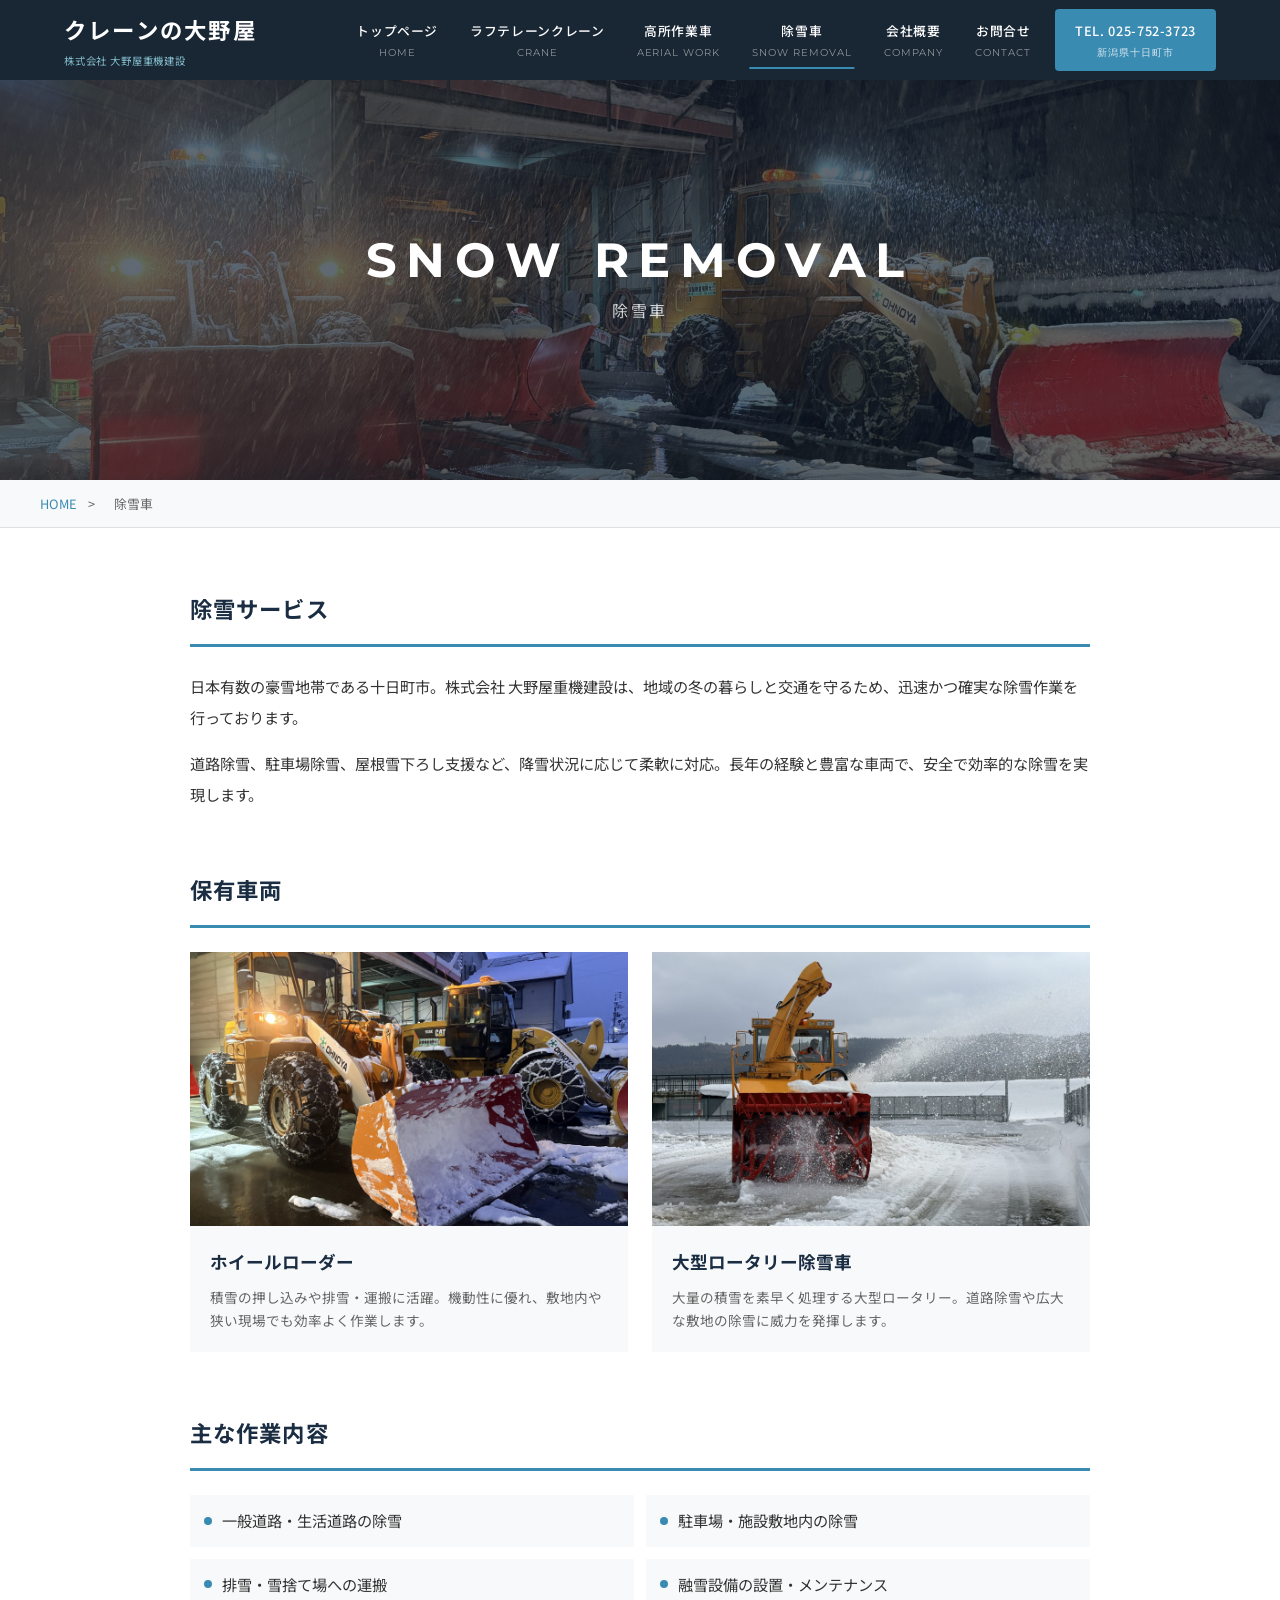
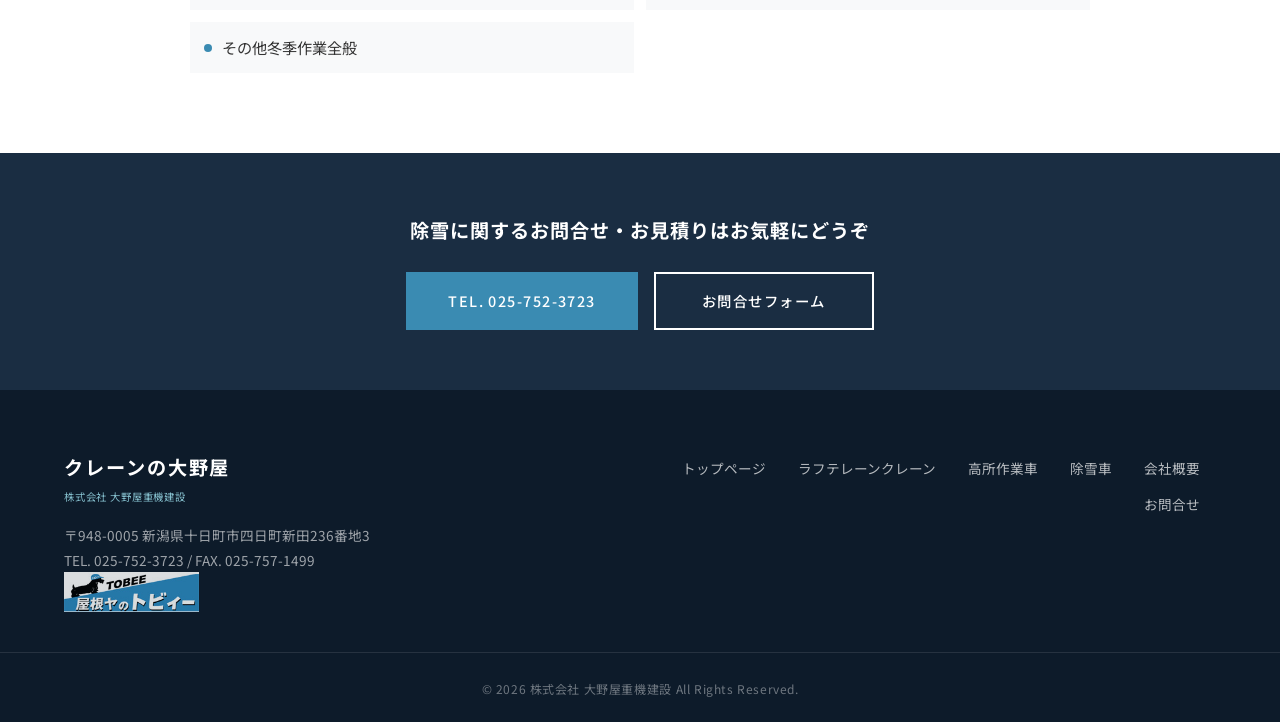
<file: josetsu.html>
<!DOCTYPE html>
<html lang="ja">
<head>
  <meta charset="UTF-8">
  <meta name="viewport" content="width=device-width, initial-scale=1.0">
  <title>除雪車｜クレーンの大野屋</title>
  <meta name="description" content="豪雪地帯・十日町の冬を支える除雪作業。株式会社 大野屋重機建設。">
  <!-- OGP -->
  <meta property="og:type" content="website">
  <meta property="og:site_name" content="クレーンの大野屋｜株式会社 大野屋重機建設">
  <meta property="og:title" content="除雪車｜クレーンの大野屋">
  <meta property="og:description" content="豪雪地帯・十日町の冬を支える除雪作業。株式会社 大野屋重機建設。">
  <link rel="canonical" href="https://on8.jp/josetsu.html">
  <meta property="og:url" content="https://on8.jp/josetsu.html">
  <meta property="og:image" content="https://on8.jp/images/josetsu01.jpg">
  <meta property="og:locale" content="ja_JP">
  <meta name="twitter:card" content="summary_large_image">
  <!-- Google Analytics -->
  <script async src="https://www.googletagmanager.com/gtag/js?id=G-9MWMXM60ST"></script>
  <script>
    window.dataLayer = window.dataLayer || [];
    function gtag(){dataLayer.push(arguments);}
    gtag('js', new Date());
    gtag('config', 'G-9MWMXM60ST');
  </script>
  <link rel="preconnect" href="https://fonts.googleapis.com">
  <link rel="preconnect" href="https://fonts.gstatic.com" crossorigin>
  <link href="https://fonts.googleapis.com/css2?family=Noto+Sans+JP:wght@300;400;500;700&family=Montserrat:wght@400;500;600;700&display=swap" rel="stylesheet">
  <link rel="icon" href="favicon.ico">
  <link rel="apple-touch-icon" href="images/favicon.png">
  <link rel="stylesheet" href="css/style.css">
  <link rel="stylesheet" href="css/page.css">
</head>
<body>

  <header id="header" class="scrolled">
    <div class="header-inner">
      <div class="logo"><a href="index.html"><span class="logo-main">クレーンの大野屋</span><span class="logo-sub">株式会社 大野屋重機建設</span></a></div>
      <nav id="nav" class="global-nav">
        <ul class="nav-list">
          <li><a href="index.html"><span>トップページ</span><small>HOME</small></a></li>
          <li><a href="crane.html"><span>ラフテレーンクレーン</span><small>CRANE</small></a></li>
          <li><a href="kousyo.html"><span>高所作業車</span><small>AERIAL WORK</small></a></li>
          <li><a href="josetsu.html" class="active"><span>除雪車</span><small>SNOW REMOVAL</small></a></li>
          <li><a href="company.html"><span>会社概要</span><small>COMPANY</small></a></li>
          <li><a href="contact.html"><span>お問合せ</span><small>CONTACT</small></a></li>
          <li class="nav-tel"><a href="tel:0257523723"><span>TEL. 025-752-3723</span><small>新潟県十日町市</small></a></li>
        </ul>
      </nav>
      <button id="hamburger" class="hamburger" aria-label="メニューを開く"><span></span><span></span><span></span></button>
    </div>
  </header>

  <section class="page-hero" style="background-image: url('images/josetsu01.jpg');">
    <div class="page-hero-overlay"></div>
    <div class="page-hero-content">
      <h1 class="page-hero-title-en">SNOW REMOVAL</h1>
      <p class="page-hero-title-ja">除雪車</p>
    </div>
  </section>

  <nav class="breadcrumb">
    <div class="breadcrumb-inner">
      <a href="index.html">HOME</a> <span>&gt;</span> <span>除雪車</span>
    </div>
  </nav>

  <main class="page-main">
    <div class="page-content">
      <section class="page-section fade-in">
        <h2 class="page-section-title">除雪サービス</h2>
        <p>日本有数の豪雪地帯である十日町市。株式会社 大野屋重機建設は、地域の冬の暮らしと交通を守るため、迅速かつ確実な除雪作業を行っております。</p>
        <p>道路除雪、駐車場除雪、屋根雪下ろし支援など、降雪状況に応じて柔軟に対応。長年の経験と豊富な車両で、安全で効率的な除雪を実現します。</p>
      </section>

      <section class="page-section fade-in">
        <h2 class="page-section-title">保有車両</h2>
        <div class="vehicle-grid">
          <div class="vehicle-card">
            <div class="vehicle-card-img">
              <img src="images/loader01.jpg" alt="ホイールローダー" loading="lazy">
            </div>
            <div class="vehicle-card-body">
              <h3>ホイールローダー</h3>
              <p>積雪の押し込みや排雪・運搬に活躍。機動性に優れ、敷地内や狭い現場でも効率よく作業します。</p>
            </div>
          </div>
          <div class="vehicle-card">
            <div class="vehicle-card-img">
              <img src="images/hero06.jpg" alt="大型ロータリー除雪車" loading="lazy">
            </div>
            <div class="vehicle-card-body">
              <h3>大型ロータリー除雪車</h3>
              <p>大量の積雪を素早く処理する大型ロータリー。道路除雪や広大な敷地の除雪に威力を発揮します。</p>
            </div>
          </div>
        </div>
      </section>

      <section class="page-section fade-in">
        <h2 class="page-section-title">主な作業内容</h2>
        <ul class="feature-list">
          <li>一般道路・生活道路の除雪</li>
          <li>駐車場・施設敷地内の除雪</li>
          <li>排雪・雪捨て場への運搬</li>
          <li>融雪設備の設置・メンテナンス</li>
          <li>その他冬季作業全般</li>
        </ul>
      </section>
    </div>
  </main>

  <section class="page-cta">
    <div class="page-cta-inner">
      <p class="page-cta-text">除雪に関するお問合せ・お見積りはお気軽にどうぞ</p>
      <div class="page-cta-buttons">
        <a href="tel:0257523723" class="btn btn-primary">TEL. 025-752-3723</a>
        <a href="contact.html" class="btn btn-outline" style="border-color:#fff;color:#fff;">お問合せフォーム</a>
      </div>
    </div>
  </section>

  <footer id="footer">
    <div class="footer-inner">
      <div class="footer-info">
        <div class="footer-logo"><span class="logo-main">クレーンの大野屋</span><span class="logo-sub">株式会社 大野屋重機建設</span></div>
        <p class="footer-address">〒948-0005 新潟県十日町市四日町新田236番地3<br>TEL. 025-752-3723 / FAX. 025-757-1499</p>
        <a href="https://roofman-tobee.jp/" class="footer-banner" target="_blank" rel="noopener noreferrer"><img src="images/tobee01.jpg" alt="屋根ヤのトビィー"></a>
      </div>
      <nav class="footer-nav"><ul><li><a href="index.html">トップページ</a></li><li><a href="crane.html">ラフテレーンクレーン</a></li><li><a href="kousyo.html">高所作業車</a></li><li><a href="josetsu.html">除雪車</a></li><li><a href="company.html">会社概要</a></li><li><a href="contact.html">お問合せ</a></li></ul></nav>
    </div>
    <div class="footer-bottom"><small>&copy; 2026 株式会社 大野屋重機建設 All Rights Reserved.</small></div>
  </footer>

  <button id="scrollTop" class="scroll-top" aria-label="ページトップへ戻る"><svg viewBox="0 0 24 24" fill="none" stroke="currentColor" stroke-width="2"><path d="M18 15l-6-6-6 6"/></svg></button>
  <script src="js/main.js"></script>
</body>
</html>
</file>
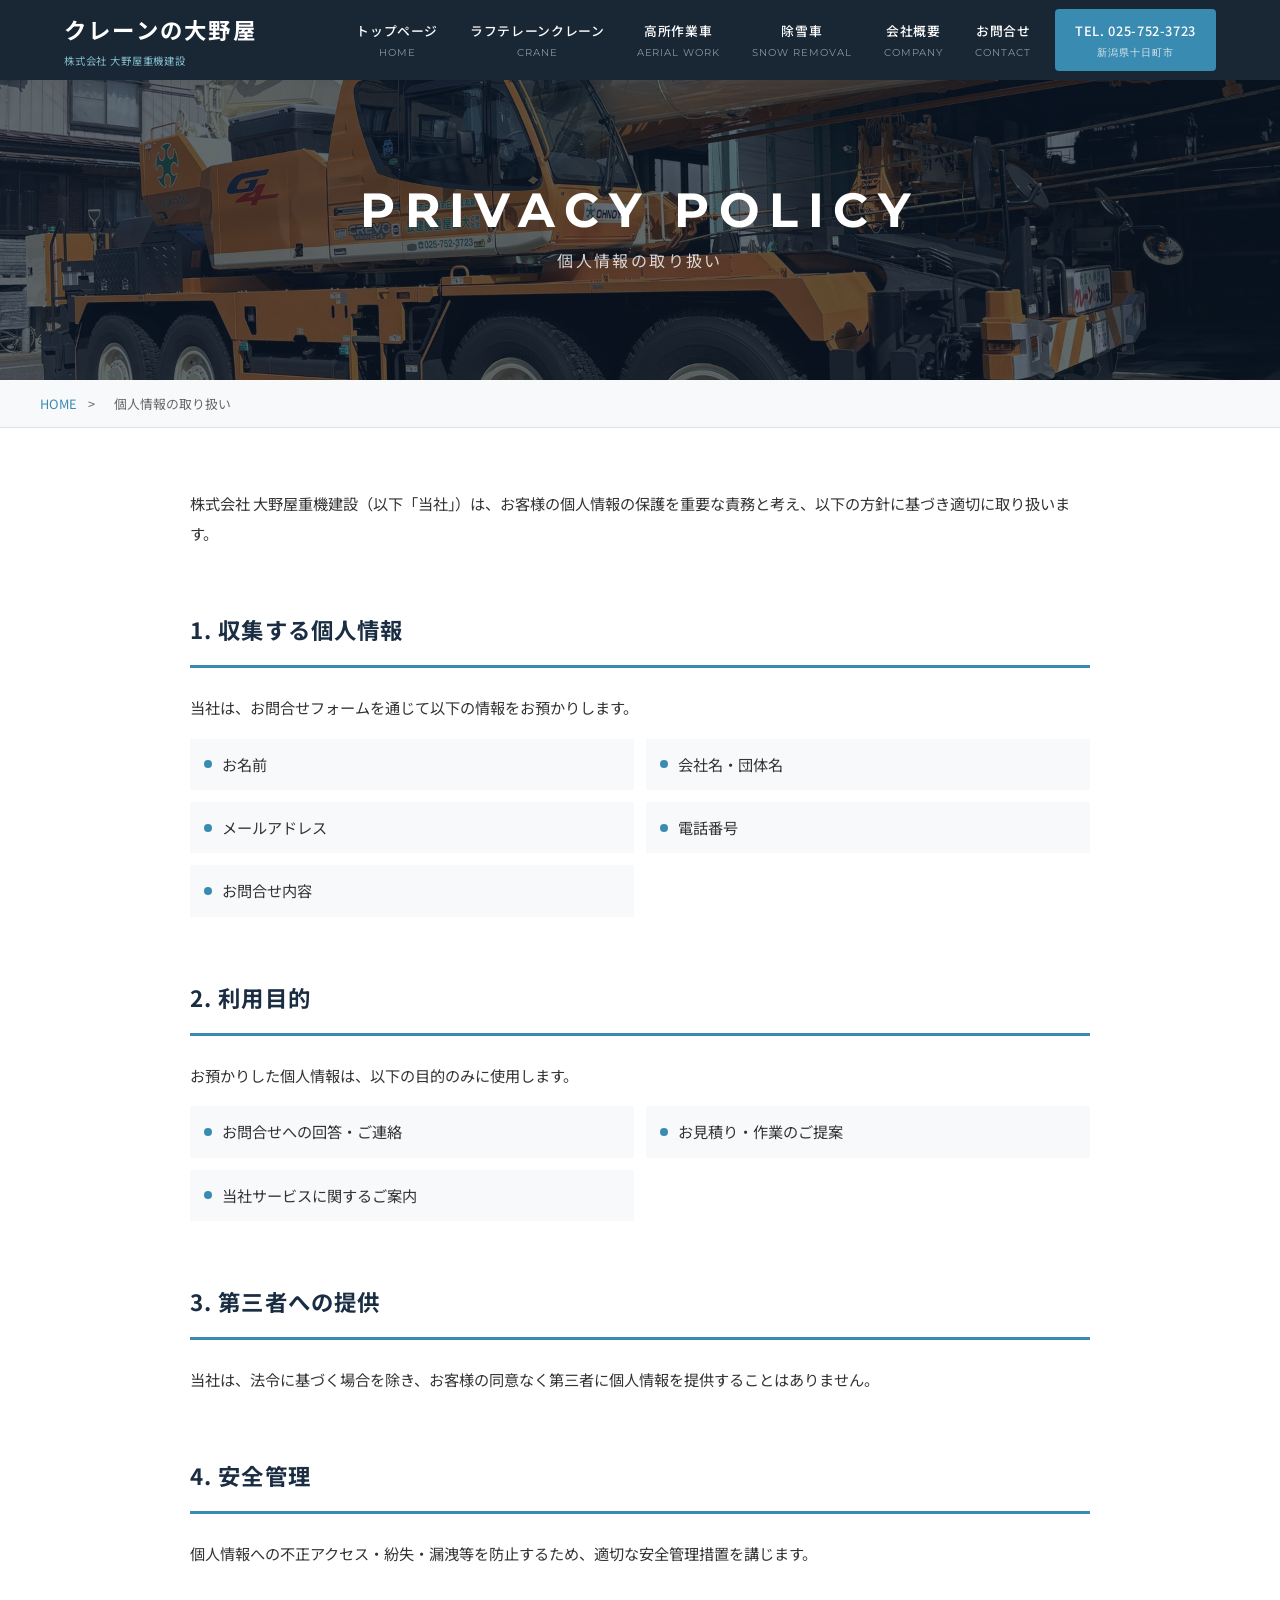
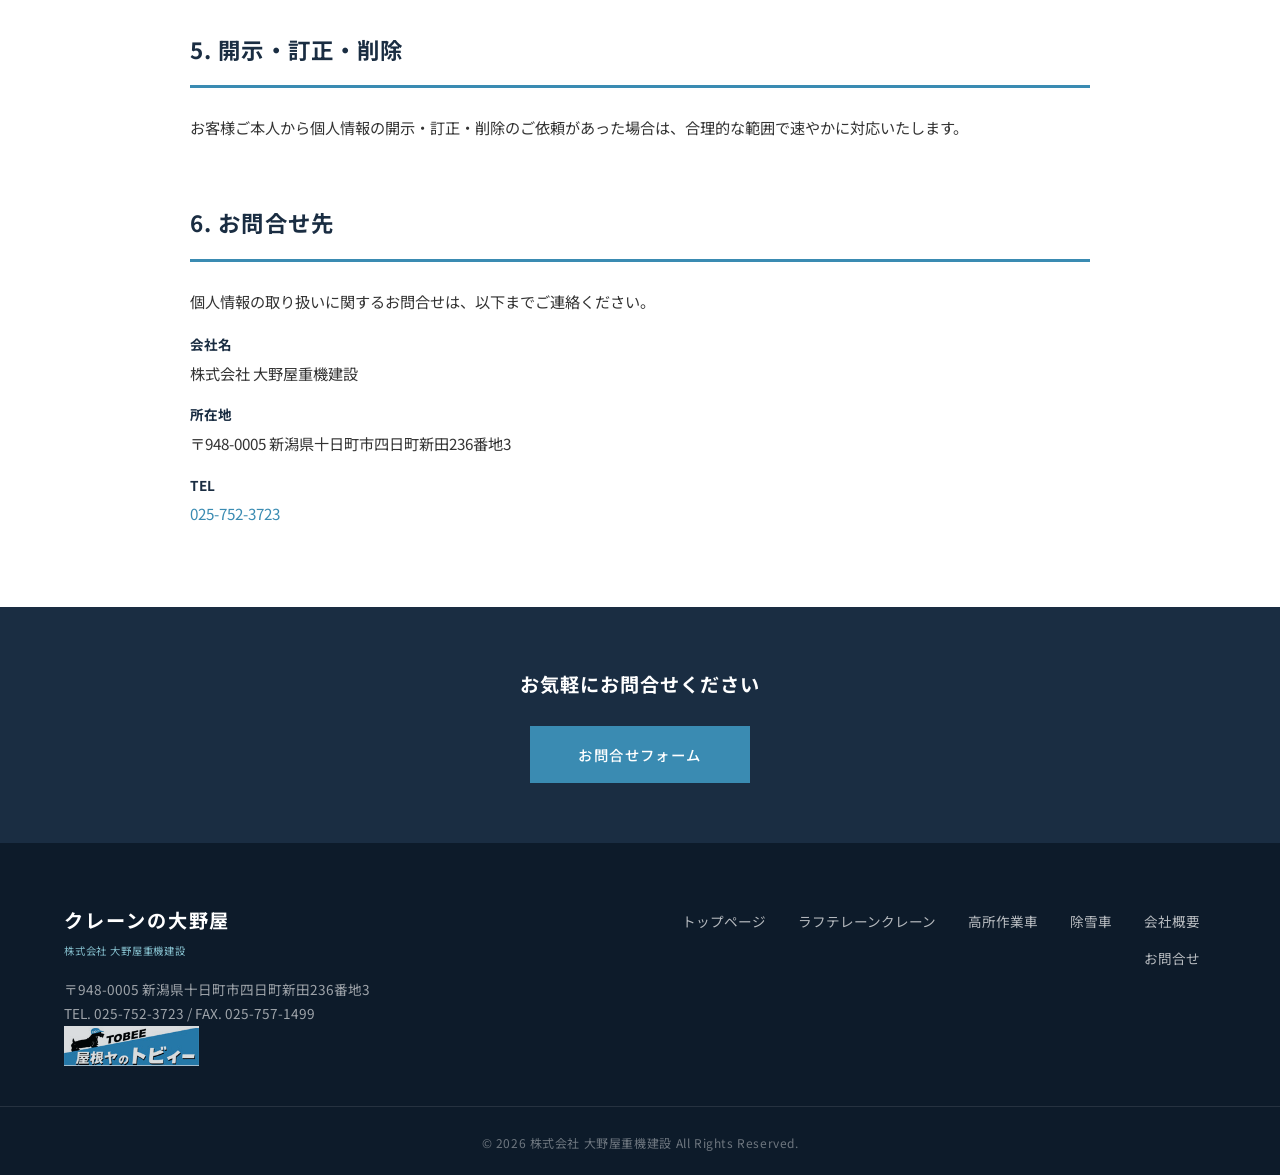
<file: privacy.html>
<!DOCTYPE html>
<html lang="ja">
<head>
  <meta charset="UTF-8">
  <meta name="viewport" content="width=device-width, initial-scale=1.0">
  <title>個人情報の取り扱い｜クレーンの大野屋</title>
  <meta name="description" content="株式会社 大野屋重機建設の個人情報の取り扱いについて。">
  <link rel="preconnect" href="https://fonts.googleapis.com">
  <link rel="preconnect" href="https://fonts.gstatic.com" crossorigin>
  <link href="https://fonts.googleapis.com/css2?family=Noto+Sans+JP:wght@300;400;500;700&family=Montserrat:wght@400;500;600;700&display=swap" rel="stylesheet">
  <link rel="icon" href="favicon.ico">
  <link rel="apple-touch-icon" href="images/favicon.png">
  <link rel="stylesheet" href="css/style.css">
  <link rel="stylesheet" href="css/page.css">
</head>
<body>

  <header id="header" class="scrolled">
    <div class="header-inner">
      <div class="logo"><a href="index.html"><span class="logo-main">クレーンの大野屋</span><span class="logo-sub">株式会社 大野屋重機建設</span></a></div>
      <nav id="nav" class="global-nav">
        <ul class="nav-list">
          <li><a href="index.html"><span>トップページ</span><small>HOME</small></a></li>
          <li><a href="crane.html"><span>ラフテレーンクレーン</span><small>CRANE</small></a></li>
          <li><a href="kousyo.html"><span>高所作業車</span><small>AERIAL WORK</small></a></li>
          <li><a href="josetsu.html"><span>除雪車</span><small>SNOW REMOVAL</small></a></li>
          <li><a href="company.html"><span>会社概要</span><small>COMPANY</small></a></li>
          <li><a href="contact.html"><span>お問合せ</span><small>CONTACT</small></a></li>
          <li class="nav-tel"><a href="tel:0257523723"><span>TEL. 025-752-3723</span><small>新潟県十日町市</small></a></li>
        </ul>
      </nav>
      <button id="hamburger" class="hamburger" aria-label="メニューを開く"><span></span><span></span><span></span></button>
    </div>
  </header>

  <section class="page-hero page-hero-short" style="background-image: url('images/crane01.jpg');">
    <div class="page-hero-overlay"></div>
    <div class="page-hero-content">
      <h1 class="page-hero-title-en">PRIVACY POLICY</h1>
      <p class="page-hero-title-ja">個人情報の取り扱い</p>
    </div>
  </section>

  <nav class="breadcrumb">
    <div class="breadcrumb-inner">
      <a href="index.html">HOME</a> <span>&gt;</span> <span>個人情報の取り扱い</span>
    </div>
  </nav>

  <main class="page-main">
    <div class="page-content">

      <section class="page-section fade-in">
        <p>株式会社 大野屋重機建設（以下「当社」）は、お客様の個人情報の保護を重要な責務と考え、以下の方針に基づき適切に取り扱います。</p>
      </section>

      <section class="page-section fade-in">
        <h2 class="page-section-title">1. 収集する個人情報</h2>
        <p>当社は、お問合せフォームを通じて以下の情報をお預かりします。</p>
        <ul class="feature-list">
          <li>お名前</li>
          <li>会社名・団体名</li>
          <li>メールアドレス</li>
          <li>電話番号</li>
          <li>お問合せ内容</li>
        </ul>
      </section>

      <section class="page-section fade-in">
        <h2 class="page-section-title">2. 利用目的</h2>
        <p>お預かりした個人情報は、以下の目的のみに使用します。</p>
        <ul class="feature-list">
          <li>お問合せへの回答・ご連絡</li>
          <li>お見積り・作業のご提案</li>
          <li>当社サービスに関するご案内</li>
        </ul>
      </section>

      <section class="page-section fade-in">
        <h2 class="page-section-title">3. 第三者への提供</h2>
        <p>当社は、法令に基づく場合を除き、お客様の同意なく第三者に個人情報を提供することはありません。</p>
      </section>

      <section class="page-section fade-in">
        <h2 class="page-section-title">4. 安全管理</h2>
        <p>個人情報への不正アクセス・紛失・漏洩等を防止するため、適切な安全管理措置を講じます。</p>
      </section>

      <section class="page-section fade-in">
        <h2 class="page-section-title">5. 開示・訂正・削除</h2>
        <p>お客様ご本人から個人情報の開示・訂正・削除のご依頼があった場合は、合理的な範囲で速やかに対応いたします。</p>
      </section>

      <section class="page-section fade-in">
        <h2 class="page-section-title">6. お問合せ先</h2>
        <p>個人情報の取り扱いに関するお問合せは、以下までご連絡ください。</p>
        <dl class="privacy-contact">
          <dt>会社名</dt>
          <dd>株式会社 大野屋重機建設</dd>
          <dt>所在地</dt>
          <dd>〒948-0005 新潟県十日町市四日町新田236番地3</dd>
          <dt>TEL</dt>
          <dd><a href="tel:0257523723">025-752-3723</a></dd>
        </dl>
      </section>

    </div>
  </main>

  <section class="page-cta">
    <div class="page-cta-inner">
      <p class="page-cta-text">お気軽にお問合せください</p>
      <div class="page-cta-buttons">
        <a href="contact.html" class="btn btn-primary">お問合せフォーム</a>
      </div>
    </div>
  </section>

  <footer id="footer">
    <div class="footer-inner">
      <div class="footer-info">
        <div class="footer-logo"><span class="logo-main">クレーンの大野屋</span><span class="logo-sub">株式会社 大野屋重機建設</span></div>
        <p class="footer-address">〒948-0005 新潟県十日町市四日町新田236番地3<br>TEL. 025-752-3723 / FAX. 025-757-1499</p>
        <a href="https://roofman-tobee.jp/" class="footer-banner" target="_blank" rel="noopener noreferrer"><img src="images/tobee01.jpg" alt="屋根ヤのトビィー"></a>
      </div>
      <nav class="footer-nav"><ul><li><a href="index.html">トップページ</a></li><li><a href="crane.html">ラフテレーンクレーン</a></li><li><a href="kousyo.html">高所作業車</a></li><li><a href="josetsu.html">除雪車</a></li><li><a href="company.html">会社概要</a></li><li><a href="contact.html">お問合せ</a></li></ul></nav>
    </div>
    <div class="footer-bottom"><small>&copy; 2026 株式会社 大野屋重機建設 All Rights Reserved.</small></div>
  </footer>

  <button id="scrollTop" class="scroll-top" aria-label="ページトップへ戻る"><svg viewBox="0 0 24 24" fill="none" stroke="currentColor" stroke-width="2"><path d="M18 15l-6-6-6 6"/></svg></button>
  <script src="js/main.js"></script>
</body>
</html>
</file>
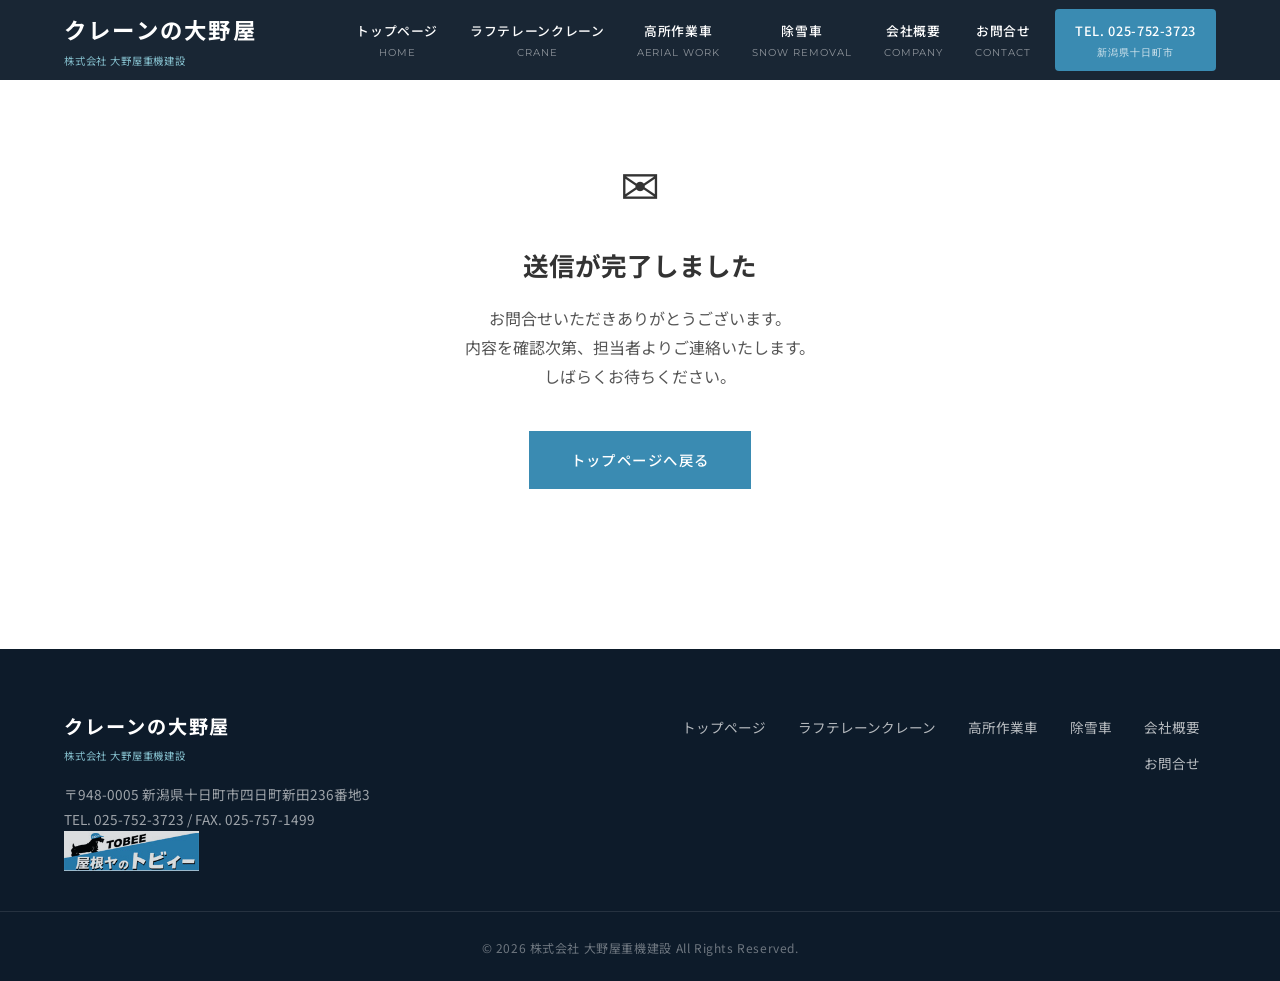
<file: thanks.html>
<!DOCTYPE html>
<html lang="ja">
<head>
  <meta charset="UTF-8">
  <meta name="viewport" content="width=device-width, initial-scale=1.0">
  <title>送信完了｜クレーンの大野屋</title>
  <link rel="preconnect" href="https://fonts.googleapis.com">
  <link rel="preconnect" href="https://fonts.gstatic.com" crossorigin>
  <link href="https://fonts.googleapis.com/css2?family=Noto+Sans+JP:wght@300;400;500;700&family=Montserrat:wght@400;500;600;700&display=swap" rel="stylesheet">
  <link rel="icon" href="favicon.ico">
  <link rel="apple-touch-icon" href="images/favicon.png">
  <link rel="stylesheet" href="css/style.css">
  <link rel="stylesheet" href="css/page.css">
</head>
<body>

  <header id="header" class="scrolled">
    <div class="header-inner">
      <div class="logo"><a href="index.html"><span class="logo-main">クレーンの大野屋</span><span class="logo-sub">株式会社 大野屋重機建設</span></a></div>
      <nav id="nav" class="global-nav">
        <ul class="nav-list">
          <li><a href="index.html"><span>トップページ</span><small>HOME</small></a></li>
          <li><a href="crane.html"><span>ラフテレーンクレーン</span><small>CRANE</small></a></li>
          <li><a href="kousyo.html"><span>高所作業車</span><small>AERIAL WORK</small></a></li>
          <li><a href="josetsu.html"><span>除雪車</span><small>SNOW REMOVAL</small></a></li>
          <li><a href="company.html"><span>会社概要</span><small>COMPANY</small></a></li>
          <li><a href="contact.html"><span>お問合せ</span><small>CONTACT</small></a></li>
          <li class="nav-tel"><a href="tel:0257523723"><span>TEL. 025-752-3723</span><small>新潟県十日町市</small></a></li>
        </ul>
      </nav>
      <button id="hamburger" class="hamburger" aria-label="メニューを開く"><span></span><span></span><span></span></button>
    </div>
  </header>

  <main class="page-main">
    <div class="page-content" style="text-align:center; padding: 80px 20px;">
      <p style="font-size:3rem; margin-bottom:16px;">✉</p>
      <h1 style="font-size:1.6rem; font-weight:700; margin-bottom:16px;">送信が完了しました</h1>
      <p style="color:#555; line-height:1.8; margin-bottom:40px;">
        お問合せいただきありがとうございます。<br>
        内容を確認次第、担当者よりご連絡いたします。<br>
        しばらくお待ちください。
      </p>
      <a href="index.html" class="btn btn-primary">トップページへ戻る</a>
    </div>
  </main>

  <footer id="footer">
    <div class="footer-inner">
      <div class="footer-info">
        <div class="footer-logo"><span class="logo-main">クレーンの大野屋</span><span class="logo-sub">株式会社 大野屋重機建設</span></div>
        <p class="footer-address">〒948-0005 新潟県十日町市四日町新田236番地3<br>TEL. 025-752-3723 / FAX. 025-757-1499</p>
        <a href="https://roofman-tobee.jp/" class="footer-banner" target="_blank" rel="noopener noreferrer"><img src="images/tobee01.jpg" alt="屋根ヤのトビィー"></a>
      </div>
      <nav class="footer-nav"><ul><li><a href="index.html">トップページ</a></li><li><a href="crane.html">ラフテレーンクレーン</a></li><li><a href="kousyo.html">高所作業車</a></li><li><a href="josetsu.html">除雪車</a></li><li><a href="company.html">会社概要</a></li><li><a href="contact.html">お問合せ</a></li></ul></nav>
    </div>
    <div class="footer-bottom"><small>&copy; 2026 株式会社 大野屋重機建設 All Rights Reserved.</small></div>
  </footer>

  <script src="js/main.js"></script>
</body>
</html>
</file>
<file: css/style.css>
/* ============================================
   クレーンの大野屋 - Style
   Inspired by shimizu-crane.com
   ============================================ */

/* ---------- CSS Variables ---------- */
:root {
  --color-primary: #1a2d42;
  --color-primary-light: #2a4a6b;
  --color-accent: #3a8bb2;
  --color-accent-light: #84becc;
  --color-text: #333333;
  --color-text-light: #666666;
  --color-white: #ffffff;
  --color-bg: #f8f9fa;
  --color-bg-dark: #0d1b2a;
  --color-border: #e0e0e0;
  --font-ja: 'Noto Sans JP', 'ヒラギノ角ゴ Pro W3', 'メイリオ', sans-serif;
  --font-en: 'Montserrat', sans-serif;
  --header-height: 80px;
  --transition: 0.3s ease;
  --max-width: 1200px;
}

/* ---------- Reset ---------- */
*, *::before, *::after {
  margin: 0;
  padding: 0;
  box-sizing: border-box;
}

html {
  scroll-behavior: smooth;
  font-size: 16px;
}

body {
  font-family: var(--font-ja);
  color: var(--color-text);
  line-height: 1.8;
  background: var(--color-white);
  overflow-x: hidden;
}

a {
  color: inherit;
  text-decoration: none;
  transition: color var(--transition);
}

img {
  max-width: 100%;
  height: auto;
  display: block;
}

ul {
  list-style: none;
}

/* ---------- Utility ---------- */
.fade-in {
  opacity: 0;
  transform: translateY(30px);
  transition: opacity 0.8s ease, transform 0.8s ease;
}

.fade-in.visible {
  opacity: 1;
  transform: translateY(0);
}

/* ============================================
   HEADER
   ============================================ */
#header {
  position: fixed;
  top: 0;
  left: 0;
  width: 100%;
  height: var(--header-height);
  background: rgba(13, 27, 42, 0.95);
  backdrop-filter: blur(10px);
  z-index: 1000;
  transition: background var(--transition), box-shadow var(--transition);
}

#header.scrolled {
  background: rgba(13, 27, 42, 0.98);
  box-shadow: 0 2px 20px rgba(0, 0, 0, 0.3);
}

.header-inner {
  max-width: var(--max-width);
  margin: 0 auto;
  padding: 0 24px;
  height: 100%;
  display: flex;
  align-items: center;
  justify-content: space-between;
}

/* Logo */
.logo a {
  display: flex;
  flex-direction: column;
  gap: 2px;
}

.logo-main {
  font-size: 1.4rem;
  font-weight: 700;
  color: var(--color-white);
  letter-spacing: 0.1em;
  font-family: var(--font-ja);
}

.logo-sub {
  font-size: 0.65rem;
  color: var(--color-accent-light);
  letter-spacing: 0.08em;
}

/* Navigation */
.global-nav {
  display: flex;
  align-items: center;
}

.nav-list {
  display: flex;
  align-items: center;
  gap: 0;
}

.nav-list li a {
  display: flex;
  flex-direction: column;
  align-items: center;
  padding: 8px 16px;
  color: var(--color-white);
  font-size: 0.8rem;
  font-weight: 500;
  letter-spacing: 0.05em;
  position: relative;
  transition: color var(--transition);
}

.nav-list li a small {
  font-family: var(--font-en);
  font-size: 0.6rem;
  color: rgba(255, 255, 255, 0.5);
  font-weight: 400;
  margin-top: 2px;
  letter-spacing: 0.1em;
}

.nav-list li a::after {
  content: '';
  position: absolute;
  bottom: 0;
  left: 50%;
  transform: translateX(-50%) scaleX(0);
  width: 80%;
  height: 2px;
  background: var(--color-accent);
  transition: transform var(--transition);
}

.nav-list li a:hover::after,
.nav-list li a.active::after {
  transform: translateX(-50%) scaleX(1);
}

.nav-list li a:hover {
  color: var(--color-accent-light);
}

.nav-list li a:hover small {
  color: var(--color-accent-light);
}

.nav-tel a {
  background: var(--color-accent);
  border-radius: 4px;
  padding: 10px 20px !important;
  margin-left: 8px;
}

.nav-tel a:hover {
  background: var(--color-accent-light);
  color: var(--color-primary) !important;
}

.nav-tel a small {
  color: rgba(255, 255, 255, 0.8) !important;
}

/* Hamburger */
.hamburger {
  display: none;
  flex-direction: column;
  justify-content: center;
  align-items: center;
  width: 44px;
  height: 44px;
  background: none;
  border: none;
  cursor: pointer;
  gap: 6px;
  z-index: 1100;
}

.hamburger span {
  display: block;
  width: 24px;
  height: 2px;
  background: var(--color-white);
  transition: transform var(--transition), opacity var(--transition);
}

.hamburger.active span:nth-child(1) {
  transform: translateY(8px) rotate(45deg);
}

.hamburger.active span:nth-child(2) {
  opacity: 0;
}

.hamburger.active span:nth-child(3) {
  transform: translateY(-8px) rotate(-45deg);
}

/* ============================================
   HERO
   ============================================ */
.hero {
  position: relative;
  width: 100%;
  height: 100vh;
  min-height: 600px;
  overflow: hidden;
}

.hero-slider {
  position: absolute;
  inset: 0;
}

.hero-slide {
  position: absolute;
  inset: 0;
  background-size: cover;
  background-position: center;
  opacity: 0;
  transition: opacity 1.5s ease;
  transform: scale(1.05);
  animation: heroZoom 8s ease-in-out infinite alternate;
}

.hero-slide.active {
  opacity: 1;
}

@keyframes heroZoom {
  from { transform: scale(1); }
  to { transform: scale(1.08); }
}

.hero-overlay {
  position: absolute;
  inset: 0;
  background: linear-gradient(
    180deg,
    rgba(13, 27, 42, 0.6) 0%,
    rgba(13, 27, 42, 0.3) 40%,
    rgba(13, 27, 42, 0.7) 100%
  );
}

.hero-content {
  position: absolute;
  bottom: 15%;
  left: 0;
  width: 100%;
  padding: 0 60px;
  z-index: 10;
  max-width: var(--max-width);
  left: 50%;
  transform: translateX(-50%);
}

.hero-catch-en {
  font-family: var(--font-en);
  font-size: 0.9rem;
  font-weight: 600;
  color: var(--color-accent-light);
  letter-spacing: 0.3em;
  margin-bottom: 16px;
}

.hero-catch {
  font-size: 3rem;
  font-weight: 700;
  color: var(--color-white);
  line-height: 1.4;
  letter-spacing: 0.05em;
  margin-bottom: 20px;
}

.hero-desc {
  font-size: 1rem;
  color: rgba(255, 255, 255, 0.8);
  letter-spacing: 0.05em;
}

/* ============================================
   SECTIONS (Common)
   ============================================ */
.section {
  padding: 100px 24px;
}

.section-header {
  text-align: center;
  margin-bottom: 60px;
}

.section-title-en {
  font-family: var(--font-en);
  font-size: 2.5rem;
  font-weight: 700;
  color: var(--color-primary);
  letter-spacing: 0.15em;
  line-height: 1;
}

.section-title-en.white {
  color: var(--color-white);
}

.section-title-ja {
  font-size: 0.9rem;
  color: var(--color-text-light);
  margin-top: 8px;
  letter-spacing: 0.1em;
}

.section-title-ja.white {
  color: rgba(255, 255, 255, 0.8);
}

/* ============================================
   SERVICES
   ============================================ */
.services {
  background: var(--color-bg);
}

.services-grid {
  display: grid;
  grid-template-columns: repeat(3, 1fr);
  gap: 30px;
  max-width: var(--max-width);
  margin: 0 auto;
}

.service-card {
  display: block;
  background: var(--color-white);
  border-radius: 0;
  overflow: hidden;
  box-shadow: 0 4px 20px rgba(0, 0, 0, 0.06);
  transition: transform var(--transition), box-shadow var(--transition);
}

.service-card:hover {
  transform: translateY(-8px);
  box-shadow: 0 12px 40px rgba(0, 0, 0, 0.12);
}

.service-card-img {
  position: relative;
  overflow: hidden;
  aspect-ratio: 4 / 3;
}

.service-card-img img {
  width: 100%;
  height: 100%;
  object-fit: cover;
  transition: transform 0.6s ease;
}

.service-card:hover .service-card-img img {
  transform: scale(1.1);
}

.service-card-overlay {
  position: absolute;
  inset: 0;
  display: flex;
  flex-direction: column;
  align-items: center;
  justify-content: center;
  background: rgba(13, 27, 42, 0.5);
  transition: background var(--transition);
}

.service-card:hover .service-card-overlay {
  background: rgba(13, 27, 42, 0.7);
}

.service-card-title-en {
  font-family: var(--font-en);
  font-size: 1.8rem;
  font-weight: 700;
  color: var(--color-white);
  letter-spacing: 0.15em;
}

.service-card-title-ja {
  font-size: 0.85rem;
  color: rgba(255, 255, 255, 0.8);
  margin-top: 4px;
  letter-spacing: 0.1em;
}

.service-card-body {
  padding: 24px;
}

.service-card-body p {
  font-size: 0.9rem;
  color: var(--color-text-light);
  line-height: 1.8;
  margin-bottom: 16px;
}

.service-card-more {
  font-family: var(--font-en);
  font-size: 0.85rem;
  font-weight: 500;
  color: var(--color-accent);
  letter-spacing: 0.05em;
  transition: color var(--transition);
}

.service-card:hover .service-card-more {
  color: var(--color-primary);
}

/* ============================================
   ABOUT
   ============================================ */
.about {
  background: var(--color-white);
}

.about-inner {
  display: grid;
  grid-template-columns: 1fr 1fr;
  gap: 60px;
  align-items: center;
  max-width: var(--max-width);
  margin: 0 auto;
}

.about-image {
  overflow: hidden;
}

.about-image img {
  width: 100%;
  height: 100%;
  object-fit: cover;
  transition: transform 0.6s ease;
}

.about-image:hover img {
  transform: scale(1.03);
}

.about-text .section-title-en {
  text-align: left;
}

.about-text .section-title-ja {
  text-align: left;
  margin-bottom: 24px;
}

.about-desc {
  font-size: 0.95rem;
  color: var(--color-text-light);
  line-height: 2;
  margin-bottom: 32px;
}

/* Buttons */
.btn {
  display: inline-block;
  padding: 14px 40px;
  font-size: 0.9rem;
  font-weight: 500;
  letter-spacing: 0.1em;
  border-radius: 0;
  transition: all var(--transition);
  cursor: pointer;
  text-align: center;
}

.btn-outline {
  border: 2px solid var(--color-primary);
  color: var(--color-primary);
  background: transparent;
}

.btn-outline:hover {
  background: var(--color-primary);
  color: var(--color-white);
}

.btn-primary {
  background: var(--color-accent);
  color: var(--color-white);
  border: 2px solid var(--color-accent);
}

.btn-primary:hover {
  background: var(--color-white);
  color: var(--color-accent);
}

/* ============================================
   STRENGTH
   ============================================ */
.strength {
  background: var(--color-bg);
}

.strength-grid {
  display: grid;
  grid-template-columns: repeat(4, 1fr);
  gap: 30px;
  max-width: var(--max-width);
  margin: 0 auto;
}

.strength-item {
  text-align: center;
  padding: 40px 24px;
  background: var(--color-white);
  transition: transform var(--transition), box-shadow var(--transition);
}

.strength-item:hover {
  transform: translateY(-4px);
  box-shadow: 0 8px 30px rgba(0, 0, 0, 0.08);
}

.strength-icon {
  width: 64px;
  height: 64px;
  margin: 0 auto 20px;
  color: var(--color-accent);
}

.strength-icon svg {
  width: 100%;
  height: 100%;
}

.strength-item h3 {
  font-size: 1.1rem;
  font-weight: 700;
  color: var(--color-primary);
  margin-bottom: 12px;
  letter-spacing: 0.05em;
}

.strength-item p {
  font-size: 0.85rem;
  color: var(--color-text-light);
  line-height: 1.8;
}

/* ============================================
   CONTACT
   ============================================ */
.contact {
  padding: 0;
}

.contact-bg {
  position: relative;
  background: url('http://on8.jp/wp-content/uploads/2016/08/cropped-crane05L.jpg') center/cover no-repeat;
  padding: 100px 24px;
}

.contact-overlay {
  position: absolute;
  inset: 0;
  background: rgba(13, 27, 42, 0.85);
}

.contact-inner {
  position: relative;
  z-index: 1;
  text-align: center;
  max-width: 700px;
  margin: 0 auto;
}

.contact-content {
  margin-top: 40px;
}

.contact-tel {
  margin-bottom: 30px;
}

.contact-tel-label {
  font-size: 0.85rem;
  color: rgba(255, 255, 255, 0.7);
  margin-bottom: 8px;
}

.contact-tel-number {
  display: inline-flex;
  align-items: center;
  gap: 12px;
  font-family: var(--font-en);
  font-size: 2.5rem;
  font-weight: 700;
  color: var(--color-white);
  letter-spacing: 0.05em;
  transition: color var(--transition);
}

.contact-tel-number svg {
  width: 32px;
  height: 32px;
}

.contact-tel-number:hover {
  color: var(--color-accent-light);
}

.contact-tel-fax {
  font-size: 0.85rem;
  color: rgba(255, 255, 255, 0.6);
  margin-top: 8px;
}

.contact-buttons {
  margin-top: 24px;
}

.contact-buttons .btn-primary {
  min-width: 280px;
  padding: 16px 48px;
  font-size: 1rem;
}

/* ============================================
   ACCESS
   ============================================ */
.access {
  background: var(--color-white);
}

.access-content {
  display: grid;
  grid-template-columns: 1fr 2fr;
  gap: 40px;
  max-width: var(--max-width);
  margin: 0 auto;
}

.access-info dl {
  display: grid;
  grid-template-columns: auto 1fr;
  gap: 12px 24px;
}

.access-info dt {
  font-weight: 700;
  font-size: 0.9rem;
  color: var(--color-primary);
  white-space: nowrap;
}

.access-info dd {
  font-size: 0.9rem;
  color: var(--color-text-light);
}

.access-map {
  border-radius: 0;
  overflow: hidden;
  box-shadow: 0 4px 20px rgba(0, 0, 0, 0.08);
}

.access-map iframe {
  display: block;
}

/* ============================================
   SPLASH
   ============================================ */
#splash {
  position: fixed;
  inset: 0;
  z-index: 9999;
  display: flex;
  align-items: center;
  justify-content: center;
  transition: opacity 0.8s ease;
  background-color: #000;
}

#splash.hidden {
  opacity: 0;
  pointer-events: none;
}

.splash-bg {
  position: absolute;
  inset: 0;
  background-size: cover;
  background-position: center;
}

.splash-overlay {
  position: absolute;
  inset: 0;
  background: rgba(13, 27, 42, 0.72);
}

.splash-content {
  position: relative;
  z-index: 1;
  text-align: center;
  animation: splashFadeIn 0.8s ease forwards;
}

.splash-en {
  font-family: var(--font-en);
  font-size: 1.1rem;
  font-weight: 500;
  color: #c9a84c;
  letter-spacing: 0.5em;
  text-transform: uppercase;
  margin-bottom: 28px;
  text-shadow: 0 2px 12px rgba(0,0,0,0.8);
}

.splash-ja {
  font-size: 3.8rem;
  font-weight: 700;
  color: var(--color-white);
  letter-spacing: 0.12em;
  line-height: 1.5;
  text-shadow: 0 4px 24px rgba(0,0,0,0.9), 0 2px 6px rgba(0,0,0,0.8);
}

@keyframes splashFadeIn {
  from { opacity: 0; transform: translateY(20px); }
  to   { opacity: 1; transform: translateY(0); }
}

@media (max-width: 768px) {
  .splash-ja {
    font-size: 2.2rem;
  }
  .splash-en {
    font-size: 0.85rem;
    letter-spacing: 0.3em;
  }
}

/* ============================================
   MARQUEE
   ============================================ */
.marquee-wrap {
  overflow: hidden;
  background: var(--color-bg-dark);
  padding: 16px 0;
}

.marquee-track {
  display: flex;
  gap: 16px;
  width: max-content;
  animation: marquee 30s linear infinite;
}

.marquee-wrap:hover .marquee-track {
  animation-play-state: paused;
}

.marquee-item {
  flex-shrink: 0;
  width: 280px;
  height: 180px;
  overflow: hidden;
}

.marquee-item img,
.marquee-item video {
  width: 100%;
  height: 100%;
  object-fit: cover;
  display: block;
}

@keyframes marquee {
  0%   { transform: translateX(0); }
  100% { transform: translateX(-50%); }
}

/* ============================================
   NEWS & INSTAGRAM
   ============================================ */
.news-insta {
  background: var(--color-white);
}

.news-insta-inner {
  max-width: var(--max-width);
  margin: 0 auto;
  padding: 0 24px;
  display: grid;
  grid-template-columns: 1fr;
  gap: 60px;
}

/* News */
.news-list {
  list-style: none;
  border-top: 1px solid var(--color-border);
}

.news-item {
  display: flex;
  gap: 16px;
  padding: 16px 0;
  border-bottom: 1px solid var(--color-border);
  font-size: 0.9rem;
}

.news-date {
  font-family: var(--font-en);
  color: var(--color-accent);
  white-space: nowrap;
  font-size: 0.85rem;
}

.news-text {
  color: var(--color-text);
}

/* Instagram */
.insta-link {
  display: inline-flex;
  align-items: center;
  gap: 10px;
  color: var(--color-primary);
  font-family: var(--font-en);
  font-size: 1.1rem;
  font-weight: 600;
  margin: 16px 0 12px;
  transition: color var(--transition);
}

.insta-link:hover {
  color: #e1306c;
}

.insta-desc {
  font-size: 0.9rem;
  color: var(--color-text-light);
}

.lightwidget-widget {
  margin-bottom: 16px;
}

/* ============================================
   FOOTER
   ============================================ */
#footer {
  background: var(--color-bg-dark);
  color: var(--color-white);
}

.footer-inner {
  max-width: var(--max-width);
  margin: 0 auto;
  padding: 60px 24px 40px;
  display: grid;
  grid-template-columns: 1fr 1fr;
  gap: 40px;
  align-items: start;
}

.footer-logo .logo-main {
  font-size: 1.2rem;
}

.footer-logo .logo-sub {
  display: block;
  margin-top: 4px;
}

.footer-address {
  margin-top: 16px;
  font-size: 0.85rem;
  color: rgba(255, 255, 255, 0.6);
  line-height: 1.8;
}

.footer-nav {
  text-align: right;
}

.footer-nav ul {
  display: flex;
  flex-wrap: wrap;
  gap: 0;
  justify-content: flex-end;
}

.footer-nav li a {
  display: block;
  padding: 6px 16px;
  font-size: 0.85rem;
  color: rgba(255, 255, 255, 0.7);
  transition: color var(--transition);
}

.footer-nav li a:hover {
  color: var(--color-accent-light);
}

.footer-bottom {
  border-top: 1px solid rgba(255, 255, 255, 0.1);
  padding: 20px 24px;
  text-align: center;
}

.footer-banner img {
  height: 40px;
  width: auto;
  display: block;
  opacity: 0.85;
  transition: opacity var(--transition);
}

.footer-banner:hover img {
  opacity: 1;
}

.footer-bottom small {
  font-size: 0.75rem;
  color: rgba(255, 255, 255, 0.4);
  letter-spacing: 0.05em;
}

/* ============================================
   SCROLL TO TOP
   ============================================ */
.scroll-top {
  position: fixed;
  bottom: 30px;
  right: 30px;
  width: 48px;
  height: 48px;
  background: var(--color-primary);
  border: none;
  border-radius: 0;
  cursor: pointer;
  display: flex;
  align-items: center;
  justify-content: center;
  opacity: 0;
  visibility: hidden;
  transform: translateY(20px);
  transition: all var(--transition);
  z-index: 900;
}

.scroll-top.visible {
  opacity: 1;
  visibility: visible;
  transform: translateY(0);
}

.scroll-top:hover {
  background: var(--color-accent);
}

.scroll-top svg {
  width: 20px;
  height: 20px;
  color: var(--color-white);
}

/* ============================================
   RESPONSIVE
   ============================================ */

/* Tablet */
@media (max-width: 1024px) {
  :root {
    --header-height: 70px;
  }

  .nav-list li a {
    padding: 8px 10px;
    font-size: 0.75rem;
  }

  .hero-catch {
    font-size: 2.4rem;
  }

  .services-grid {
    grid-template-columns: repeat(3, 1fr);
    gap: 20px;
  }

  .strength-grid {
    grid-template-columns: repeat(2, 1fr);
  }

  .about-inner {
    gap: 40px;
  }
}

/* Mobile Navigation */
@media (max-width: 768px) {
  .news-insta-inner {
    grid-template-columns: 1fr;
    gap: 40px;
  }
}

@media (max-width: 768px) {
  :root {
    --header-height: 60px;
  }

  .hamburger {
    display: flex;
  }

  .global-nav {
    position: fixed;
    top: 0;
    right: -100%;
    width: 80%;
    max-width: 360px;
    height: 100vh;
    background: var(--color-bg-dark);
    flex-direction: column;
    justify-content: flex-start;
    padding: 100px 0 40px;
    transition: right 0.4s ease;
    box-shadow: -4px 0 30px rgba(0, 0, 0, 0.3);
    overflow-y: auto;
  }

  .global-nav.open {
    right: 0;
  }

  .nav-list {
    flex-direction: column;
    width: 100%;
    gap: 0;
  }

  .nav-list li a {
    flex-direction: row;
    justify-content: flex-start;
    gap: 12px;
    padding: 16px 32px;
    font-size: 0.9rem;
    border-bottom: 1px solid rgba(255, 255, 255, 0.08);
  }

  .nav-list li a::after {
    display: none;
  }

  .nav-list li a small {
    font-size: 0.7rem;
  }

  .nav-tel {
    margin-top: 16px;
    padding: 0 24px;
    width: 100%;
  }

  .nav-tel a {
    margin-left: 0 !important;
    text-align: center;
    justify-content: center;
  }

  /* Hero */
  .hero {
    min-height: 500px;
  }

  .hero-content {
    padding: 0 24px;
    bottom: 20%;
  }

  .hero-catch-en {
    font-size: 0.75rem;
  }

  .hero-catch {
    font-size: 1.8rem;
  }

  .hero-desc {
    font-size: 0.85rem;
  }

  /* Sections */
  .section {
    padding: 60px 20px;
  }

  .section-title-en {
    font-size: 2rem;
  }

  .section-header {
    margin-bottom: 40px;
  }

  /* Services */
  .services-grid {
    grid-template-columns: 1fr;
    gap: 24px;
    max-width: 480px;
  }

  .service-card-title-en {
    font-size: 1.4rem;
  }

  /* About */
  .about-inner {
    grid-template-columns: 1fr;
    gap: 30px;
  }

  .about-text .section-title-en,
  .about-text .section-title-ja {
    text-align: center;
  }

  .about-desc {
    text-align: center;
  }

  .about-text {
    display: flex;
    flex-direction: column;
    align-items: center;
  }

  /* Strength */
  .strength-grid {
    grid-template-columns: 1fr 1fr;
    gap: 16px;
  }

  .strength-item {
    padding: 30px 16px;
  }

  /* Contact */
  .contact-tel-number {
    font-size: 1.8rem;
  }

  .contact-buttons .btn-primary {
    min-width: auto;
    width: 100%;
    max-width: 300px;
  }

  /* Access */
  .access-content {
    grid-template-columns: 1fr;
    gap: 30px;
  }

  .access-info dl {
    grid-template-columns: 1fr;
    gap: 4px;
  }

  .access-info dt {
    margin-top: 12px;
  }

  .access-info dt:first-child {
    margin-top: 0;
  }

  /* Footer */
  .footer-inner {
    grid-template-columns: 1fr;
    gap: 30px;
    padding: 40px 24px 30px;
  }

  .footer-nav {
    text-align: left;
  }

  .footer-nav ul {
    justify-content: flex-start;
  }

  .footer-nav li a {
    padding: 6px 12px 6px 0;
  }

  .scroll-top {
    bottom: 20px;
    right: 20px;
    width: 40px;
    height: 40px;
  }
}

/* Small Mobile */
@media (max-width: 480px) {
  .hero-catch {
    font-size: 1.5rem;
  }

  .strength-grid {
    grid-template-columns: 1fr;
  }

  .contact-tel-number {
    font-size: 1.5rem;
  }

  .contact-bg {
    padding: 60px 20px;
  }
}

/* ---------- YouTube Block ---------- */
.youtube-block {
  display: flex;
  flex-direction: column;
}

.youtube-card {
  display: block;
  color: inherit;
  text-decoration: none;
}

.youtube-thumb {
  position: relative;
  width: 100%;
  max-width: 50%;
  margin: 0 auto;
  aspect-ratio: 16 / 9;
  overflow: hidden;
  border-radius: 8px;
  background: var(--color-bg-dark);
  box-shadow: 0 6px 20px rgba(0, 0, 0, 0.12);
}

.youtube-thumb img {
  width: 100%;
  height: 100%;
  object-fit: cover;
  display: block;
  transition: transform 0.4s ease;
}

.youtube-play {
  position: absolute;
  top: 50%;
  left: 50%;
  transform: translate(-50%, -50%);
  pointer-events: none;
  transition: transform 0.3s ease, opacity 0.3s ease;
  filter: drop-shadow(0 4px 12px rgba(0, 0, 0, 0.4));
  opacity: 0.92;
}

.youtube-card:hover .youtube-thumb img {
  transform: scale(1.04);
}

.youtube-card:hover .youtube-play {
  transform: translate(-50%, -50%) scale(1.1);
  opacity: 1;
}

.youtube-title {
  margin-top: 16px;
  font-size: 1rem;
  font-weight: 500;
  color: var(--color-text);
  line-height: 1.6;
  text-align: center;
  transition: color var(--transition);
}

.youtube-card:hover .youtube-title {
  color: var(--color-accent);
}

@media (max-width: 768px) {
  .youtube-thumb {
    max-width: 100%;
  }

  .youtube-play svg {
    width: 54px;
    height: 38px;
  }

  .youtube-title {
    font-size: 0.95rem;
    text-align: left;
  }
}
</file>
<file: css/page.css>
/* ============================================
   下層ページ共通スタイル
   ============================================ */

/* ---------- Page Hero ---------- */
.page-hero {
  position: relative;
  width: 100%;
  height: 400px;
  background-size: cover;
  background-position: center;
  display: flex;
  align-items: center;
  justify-content: center;
  margin-top: var(--header-height);
}

.page-hero-short {
  height: 300px;
}

.page-hero-overlay {
  position: absolute;
  inset: 0;
  background: rgba(13, 27, 42, 0.65);
}

.page-hero-content {
  position: relative;
  z-index: 1;
  text-align: center;
}

.page-hero-title-en {
  font-family: var(--font-en);
  font-size: 3rem;
  font-weight: 700;
  color: var(--color-white);
  letter-spacing: 0.2em;
  line-height: 1;
}

.page-hero-title-ja {
  font-size: 1rem;
  color: rgba(255, 255, 255, 0.8);
  margin-top: 12px;
  letter-spacing: 0.15em;
}

/* ---------- Breadcrumb ---------- */
.breadcrumb {
  background: var(--color-bg);
  padding: 12px 24px;
  border-bottom: 1px solid var(--color-border);
}

.breadcrumb-inner {
  max-width: var(--max-width);
  margin: 0 auto;
  font-size: 0.8rem;
  color: var(--color-text-light);
}

.breadcrumb-inner a {
  color: var(--color-accent);
}

.breadcrumb-inner a:hover {
  text-decoration: underline;
}

.breadcrumb-inner span {
  margin: 0 8px;
}

/* ---------- Page Main ---------- */
.page-main {
  padding: 60px 24px 80px;
}

.page-content {
  max-width: 900px;
  margin: 0 auto;
}

/* ---------- Page Section ---------- */
.page-section {
  margin-bottom: 60px;
}

.page-section:last-child {
  margin-bottom: 0;
}

.page-section-title {
  font-size: 1.4rem;
  font-weight: 700;
  color: var(--color-primary);
  padding-bottom: 16px;
  margin-bottom: 24px;
  border-bottom: 3px solid var(--color-accent);
  letter-spacing: 0.05em;
}

.page-section p {
  font-size: 0.95rem;
  color: var(--color-text);
  line-height: 2;
  margin-bottom: 16px;
}

.page-section p:last-child {
  margin-bottom: 0;
}

/* ---------- Vehicle Grid ---------- */
.vehicle-grid {
  display: grid;
  grid-template-columns: repeat(2, 1fr);
  gap: 24px;
}

.vehicle-card {
  background: var(--color-bg);
  overflow: hidden;
  transition: transform var(--transition), box-shadow var(--transition);
}

.vehicle-card:hover {
  transform: translateY(-4px);
  box-shadow: 0 8px 30px rgba(0, 0, 0, 0.1);
}

.vehicle-card-img {
  overflow: hidden;
  aspect-ratio: 16 / 10;
}

.vehicle-card-img img {
  width: 100%;
  height: 100%;
  object-fit: cover;
  transition: transform 0.6s ease;
}

.vehicle-card:hover .vehicle-card-img img {
  transform: scale(1.05);
}

.vehicle-card-body {
  padding: 20px;
}

.vehicle-card-body h3 {
  font-size: 1.1rem;
  font-weight: 700;
  color: var(--color-primary);
  margin-bottom: 8px;
  display: flex;
  align-items: center;
  gap: 8px;
  flex-wrap: wrap;
}

.vehicle-links {
  display: flex;
  gap: 8px;
  margin-top: 12px;
  flex-wrap: wrap;
}

.vehicle-links .catalog-link {
  margin-top: 0;
}

.catalog-link {
  display: inline-block;
  margin-top: 12px;
  font-size: 0.8rem;
  color: var(--color-accent);
  border: 1px solid var(--color-accent);
  padding: 4px 12px;
  transition: background var(--transition), color var(--transition);
}

.catalog-link:hover {
  background: var(--color-accent);
  color: var(--color-white);
}

.vehicle-count {
  font-size: 0.75rem;
  font-weight: 500;
  color: var(--color-white);
  background: var(--color-accent);
  padding: 2px 8px;
  border-radius: 2px;
  white-space: nowrap;
}

.vehicle-card-body p {
  font-size: 0.85rem;
  color: var(--color-text-light);
  line-height: 1.7;
  margin-bottom: 0;
}

/* ---------- Feature List ---------- */
.feature-list {
  display: grid;
  grid-template-columns: repeat(2, 1fr);
  gap: 12px;
}

.feature-list li {
  font-size: 0.95rem;
  color: var(--color-text);
  padding: 12px 16px 12px 32px;
  background: var(--color-bg);
  position: relative;
}

.feature-list li::before {
  content: '';
  position: absolute;
  left: 14px;
  top: 50%;
  transform: translateY(-50%);
  width: 8px;
  height: 8px;
  background: var(--color-accent);
  border-radius: 50%;
}

/* ---------- Company Table ---------- */
.company-table {
  width: 100%;
  border-collapse: collapse;
}

.company-table tr {
  border-bottom: 1px solid var(--color-border);
}

.company-table th,
.company-table td {
  padding: 20px 16px;
  font-size: 0.95rem;
  vertical-align: top;
  text-align: left;
}

.company-table th {
  width: 200px;
  font-weight: 700;
  color: var(--color-primary);
  background: var(--color-bg);
  white-space: nowrap;
}

.company-table td {
  color: var(--color-text);
  line-height: 1.8;
}

/* ---------- Map Container ---------- */
.map-container {
  overflow: hidden;
  box-shadow: 0 4px 20px rgba(0, 0, 0, 0.08);
}

.map-container iframe {
  display: block;
}

/* ---------- Page CTA ---------- */
.page-cta {
  background: var(--color-primary);
  padding: 60px 24px;
  text-align: center;
}

.page-cta-inner {
  max-width: 700px;
  margin: 0 auto;
}

.page-cta-text {
  font-size: 1.2rem;
  font-weight: 700;
  color: var(--color-white);
  margin-bottom: 24px;
  letter-spacing: 0.05em;
}

.page-cta-buttons {
  display: flex;
  gap: 16px;
  justify-content: center;
  flex-wrap: wrap;
}

.page-cta-buttons .btn {
  min-width: 220px;
}

.page-cta-buttons .btn-outline:hover {
  background: var(--color-white);
  color: var(--color-primary);
}

/* ---------- Contact Form ---------- */
.contact-page-tel {
  display: inline-block;
  font-family: var(--font-en);
  font-size: 2.4rem;
  font-weight: 700;
  color: var(--color-primary);
  letter-spacing: 0.05em;
  transition: color var(--transition);
}

.contact-page-tel:hover {
  color: var(--color-accent);
}

.contact-form {
  max-width: 700px;
  margin: 0 auto;
}

.form-group {
  margin-bottom: 24px;
}

.form-group label {
  display: block;
  font-size: 0.9rem;
  font-weight: 700;
  color: var(--color-primary);
  margin-bottom: 8px;
}

.required {
  display: inline-block;
  background: #dc3545;
  color: var(--color-white);
  font-size: 0.7rem;
  font-weight: 500;
  padding: 2px 8px;
  border-radius: 2px;
  margin-left: 8px;
  vertical-align: middle;
}

.form-group input[type="text"],
.form-group input[type="email"],
.form-group input[type="tel"],
.form-group select,
.form-group textarea {
  width: 100%;
  padding: 14px 16px;
  font-size: 0.95rem;
  font-family: var(--font-ja);
  border: 1px solid var(--color-border);
  background: var(--color-bg);
  color: var(--color-text);
  transition: border-color var(--transition), box-shadow var(--transition);
  appearance: none;
  border-radius: 0;
}

.form-group input:focus,
.form-group select:focus,
.form-group textarea:focus {
  outline: none;
  border-color: var(--color-accent);
  box-shadow: 0 0 0 3px rgba(58, 139, 178, 0.15);
}

.form-group select {
  background-image: url("data:image/svg+xml,%3Csvg xmlns='http://www.w3.org/2000/svg' width='12' height='8' viewBox='0 0 12 8'%3E%3Cpath d='M1 1l5 5 5-5' stroke='%23666' stroke-width='1.5' fill='none'/%3E%3C/svg%3E");
  background-repeat: no-repeat;
  background-position: right 16px center;
  padding-right: 40px;
}

.form-group textarea {
  resize: vertical;
  min-height: 160px;
}

.form-privacy {
  margin: 24px 0;
  text-align: center;
}

.form-privacy label {
  font-size: 0.9rem;
  color: var(--color-text);
  cursor: pointer;
}

.form-privacy input[type="checkbox"] {
  margin-right: 8px;
  vertical-align: middle;
}

.form-privacy a {
  color: var(--color-accent);
  text-decoration: underline;
}

.form-submit {
  text-align: center;
  margin-top: 32px;
}

.btn-large {
  padding: 18px 60px;
  font-size: 1.05rem;
}

/* ---------- Privacy Contact ---------- */
.privacy-contact {
  margin-top: 16px;
}

.privacy-contact dt {
  font-size: 0.85rem;
  font-weight: 700;
  color: var(--color-primary);
  margin-top: 16px;
}

.privacy-contact dt:first-child {
  margin-top: 0;
}

.privacy-contact dd {
  font-size: 0.95rem;
  color: var(--color-text);
  margin: 4px 0 0 0;
  line-height: 1.7;
}

.privacy-contact dd a {
  color: var(--color-accent);
}

.privacy-contact dd a:hover {
  text-decoration: underline;
}

/* ---------- Responsive ---------- */
@media (max-width: 768px) {
  .page-hero {
    height: 280px;
  }

  .page-hero-short {
    height: 220px;
  }

  .page-hero-title-en {
    font-size: 2rem;
  }

  .page-main {
    padding: 40px 20px 60px;
  }

  .page-section-title {
    font-size: 1.2rem;
  }

  .vehicle-grid {
    grid-template-columns: 1fr;
  }

  .feature-list {
    grid-template-columns: 1fr;
  }

  .company-table th {
    display: block;
    width: 100%;
    padding-bottom: 4px;
  }

  .company-table td {
    display: block;
    padding-top: 4px;
  }

  .page-cta {
    padding: 40px 20px;
  }

  .page-cta-text {
    font-size: 1rem;
  }

  .page-cta-buttons {
    flex-direction: column;
    align-items: center;
  }

  .page-cta-buttons .btn {
    width: 100%;
    max-width: 300px;
  }

  .contact-page-tel {
    font-size: 1.8rem;
  }

  .btn-large {
    width: 100%;
    max-width: 300px;
  }
}
</file>
<file: css/crane-spec.css>
/* ============================================
   クレーン性能比較表 専用スタイル
   ============================================ */

/* ---------- Page Title ---------- */
.page-title-section {
  background: linear-gradient(135deg, var(--color-primary) 0%, var(--color-primary-light) 100%);
  padding: calc(var(--header-height) + 40px) 24px 50px;
  text-align: center;
  color: var(--color-white);
}

.page-title-inner {
  max-width: var(--max-width);
  margin: 0 auto;
}

.page-title-en {
  font-family: var(--font-en);
  font-size: 2.5rem;
  font-weight: 600;
  letter-spacing: 0.1em;
  margin: 0 0 8px;
  color: var(--color-white);
}

.page-title-ja {
  font-size: 1.1rem;
  letter-spacing: 0.15em;
  margin: 0;
  color: var(--color-accent-light);
}

/* ---------- Simulator Card ---------- */
.spec-sim {
  background: var(--color-bg);
  padding: 50px 24px 30px;
}

.spec-sim-inner {
  max-width: var(--max-width);
  margin: 0 auto;
}

.spec-sim-card {
  background: var(--color-white);
  border-left: 6px solid var(--color-accent);
  border-radius: 8px;
  padding: 30px 32px;
  box-shadow: 0 4px 16px rgba(0, 0, 0, 0.06);
}

.spec-sim-text h2 {
  font-size: 1.4rem;
  font-weight: 700;
  color: var(--color-primary);
  margin: 0 0 12px;
}

.spec-sim-text p {
  font-size: 0.95rem;
  line-height: 1.8;
  color: var(--color-text);
  margin: 0 0 20px;
}

.spec-sim-btn {
  display: inline-block;
}

.spec-sim-btns {
  display: flex;
  gap: 12px;
  flex-wrap: wrap;
}

/* ---------- Compare Table ---------- */
.spec-compare {
  background: var(--color-white);
  padding: 30px 24px 60px;
}

.spec-compare-inner {
  max-width: var(--max-width);
  margin: 0 auto;
}

.spec-table-wrap {
  overflow-x: auto;
  margin-top: 20px;
  border: 1px solid var(--color-border);
  border-radius: 8px;
}

.spec-table {
  width: 100%;
  min-width: 760px;
  border-collapse: collapse;
  font-size: 0.9rem;
  background: var(--color-white);
}

.spec-table thead th {
  background: var(--color-primary);
  color: var(--color-white);
  padding: 14px 8px;
  font-weight: 700;
  text-align: center;
  border-right: 1px solid rgba(255, 255, 255, 0.15);
  vertical-align: middle;
}

.spec-table thead th:last-child {
  border-right: none;
}

.spec-table thead th small {
  display: block;
  font-size: 0.78rem;
  font-weight: 500;
  color: var(--color-accent-light);
  margin-top: 2px;
}

.spec-table tbody th {
  background: var(--color-bg);
  color: var(--color-primary);
  padding: 14px 12px;
  font-weight: 600;
  text-align: left;
  border-bottom: 1px solid var(--color-border);
  border-right: 1px solid var(--color-border);
  white-space: nowrap;
  vertical-align: middle;
}

.spec-table tbody th small {
  display: block;
  font-size: 0.75rem;
  font-weight: 400;
  color: var(--color-text-light);
  margin-top: 2px;
}

.spec-table tbody td {
  padding: 14px 8px;
  text-align: center;
  border-bottom: 1px solid var(--color-border);
  border-right: 1px solid var(--color-border);
  color: var(--color-text);
  vertical-align: middle;
}

.spec-table tbody td:last-child {
  border-right: none;
}

.spec-table tbody td small {
  display: block;
  font-size: 0.78rem;
  color: var(--color-text-light);
  margin-top: 2px;
}

.spec-table tbody tr:last-child th,
.spec-table tbody tr:last-child td {
  border-bottom: none;
}

.spec-table tbody tr:hover td,
.spec-table tbody tr:hover th {
  background: rgba(58, 139, 178, 0.06);
}

.spec-note {
  margin-top: 16px;
  font-size: 0.8rem;
  color: var(--color-text-light);
  line-height: 1.7;
}

.spec-print-row {
  margin-top: 24px;
  text-align: center;
}

/* ---------- Mobile ---------- */
@media (max-width: 768px) {
  .page-title-en {
    font-size: 1.8rem;
  }

  .page-title-ja {
    font-size: 0.95rem;
  }

  .spec-sim {
    padding: 30px 16px 20px;
  }

  .spec-sim-card {
    padding: 22px 20px;
    border-left-width: 4px;
  }

  .spec-sim-text h2 {
    font-size: 1.15rem;
  }

  .spec-sim-text p {
    font-size: 0.88rem;
  }

  .spec-compare {
    padding: 24px 16px 40px;
  }

  .spec-table {
    font-size: 0.78rem;
    min-width: 680px;
  }

  .spec-table thead th,
  .spec-table tbody th,
  .spec-table tbody td {
    padding: 10px 6px;
  }
}

/* ---------- Print ---------- */
@media print {
  #header,
  #footer,
  .page-title-section,
  .spec-sim,
  .spec-print-row,
  #scrollTop,
  #hamburger {
    display: none !important;
  }

  body {
    background: #fff;
    color: #000;
  }

  .spec-compare {
    padding: 0;
  }

  .spec-table-wrap {
    border: 1px solid #888;
    border-radius: 0;
    overflow: visible;
  }

  .spec-table {
    min-width: 0;
    width: 100%;
    font-size: 0.7rem;
  }

  .spec-table thead th {
    background: #333 !important;
    color: #fff !important;
    -webkit-print-color-adjust: exact;
    print-color-adjust: exact;
  }

  .spec-table thead th small {
    color: #ddd !important;
  }

  .spec-table tbody th {
    background: #f5f5f5 !important;
    color: #000 !important;
    -webkit-print-color-adjust: exact;
    print-color-adjust: exact;
  }

  .spec-table tbody td {
    color: #000 !important;
  }

  .spec-note {
    color: #333;
    font-size: 0.68rem;
    margin-top: 8px;
  }

  @page {
    size: A4 landscape;
    margin: 12mm 10mm;
  }
}
</file>
